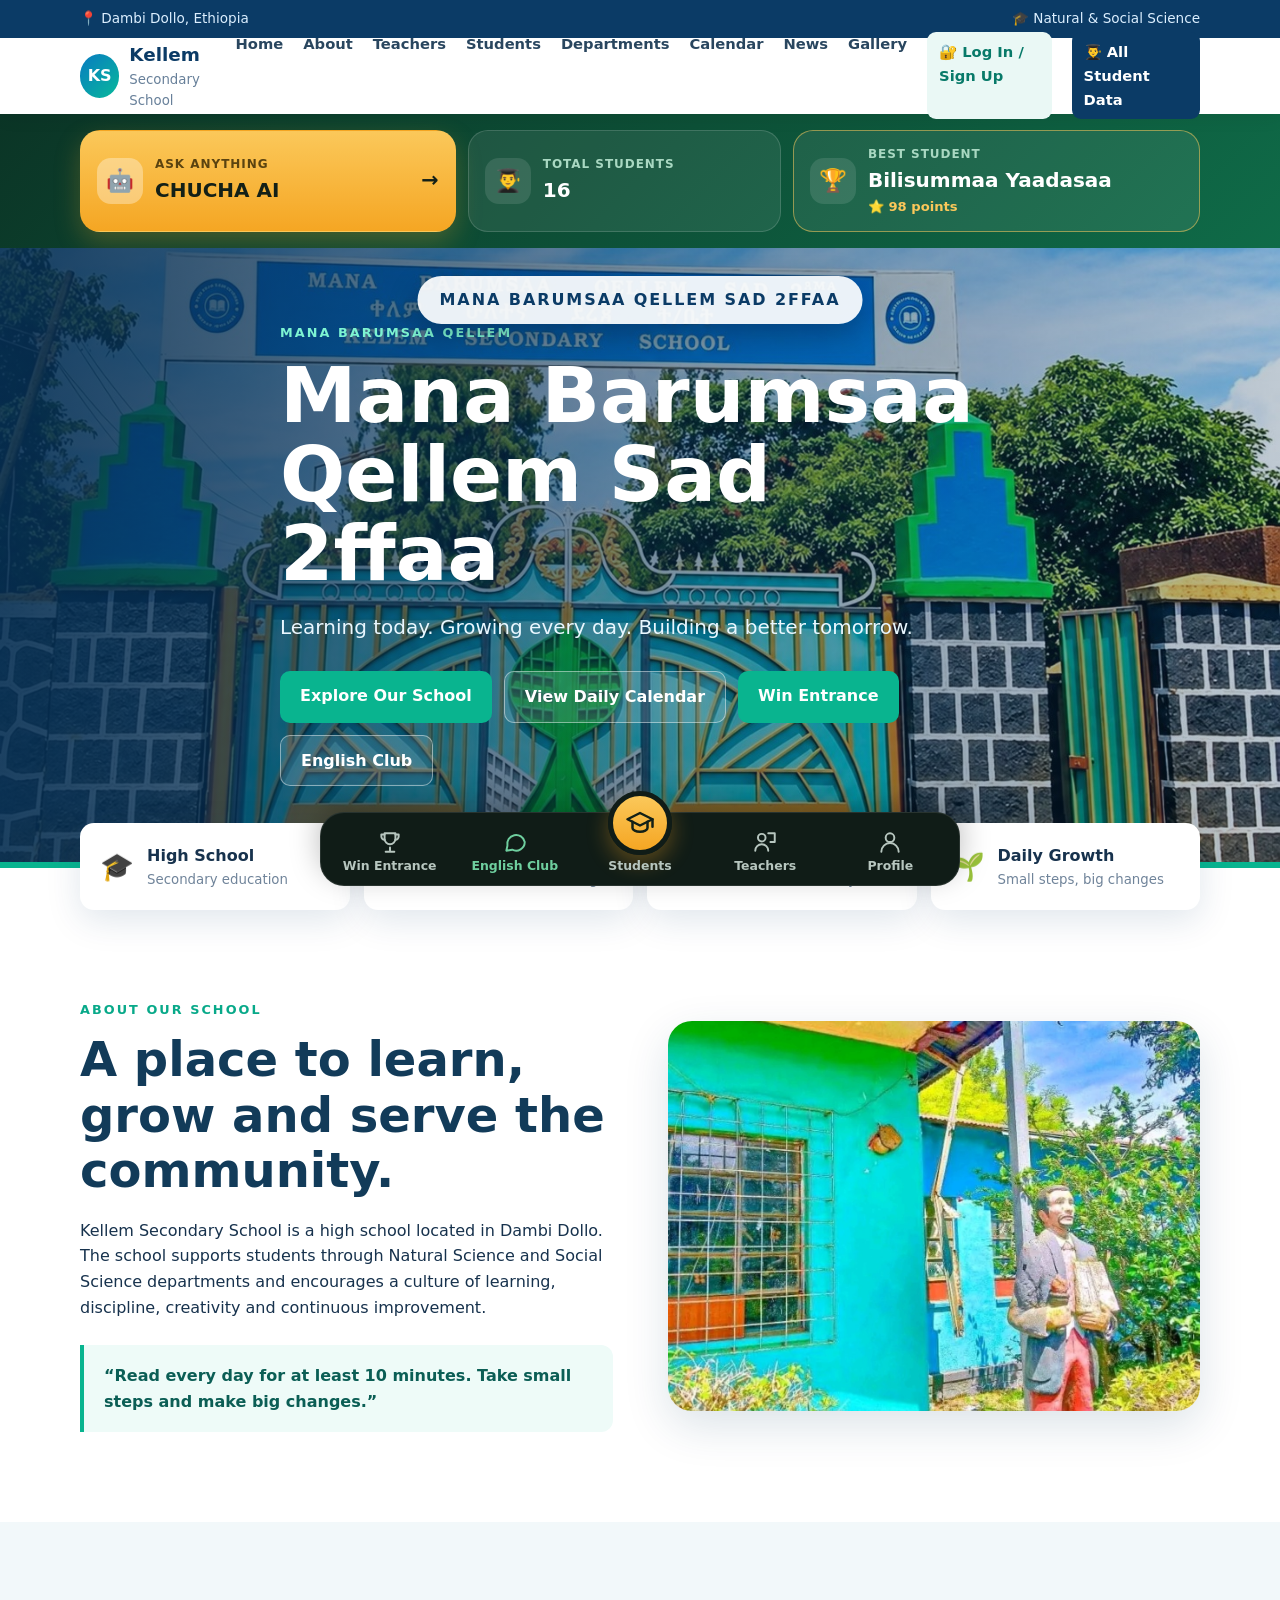
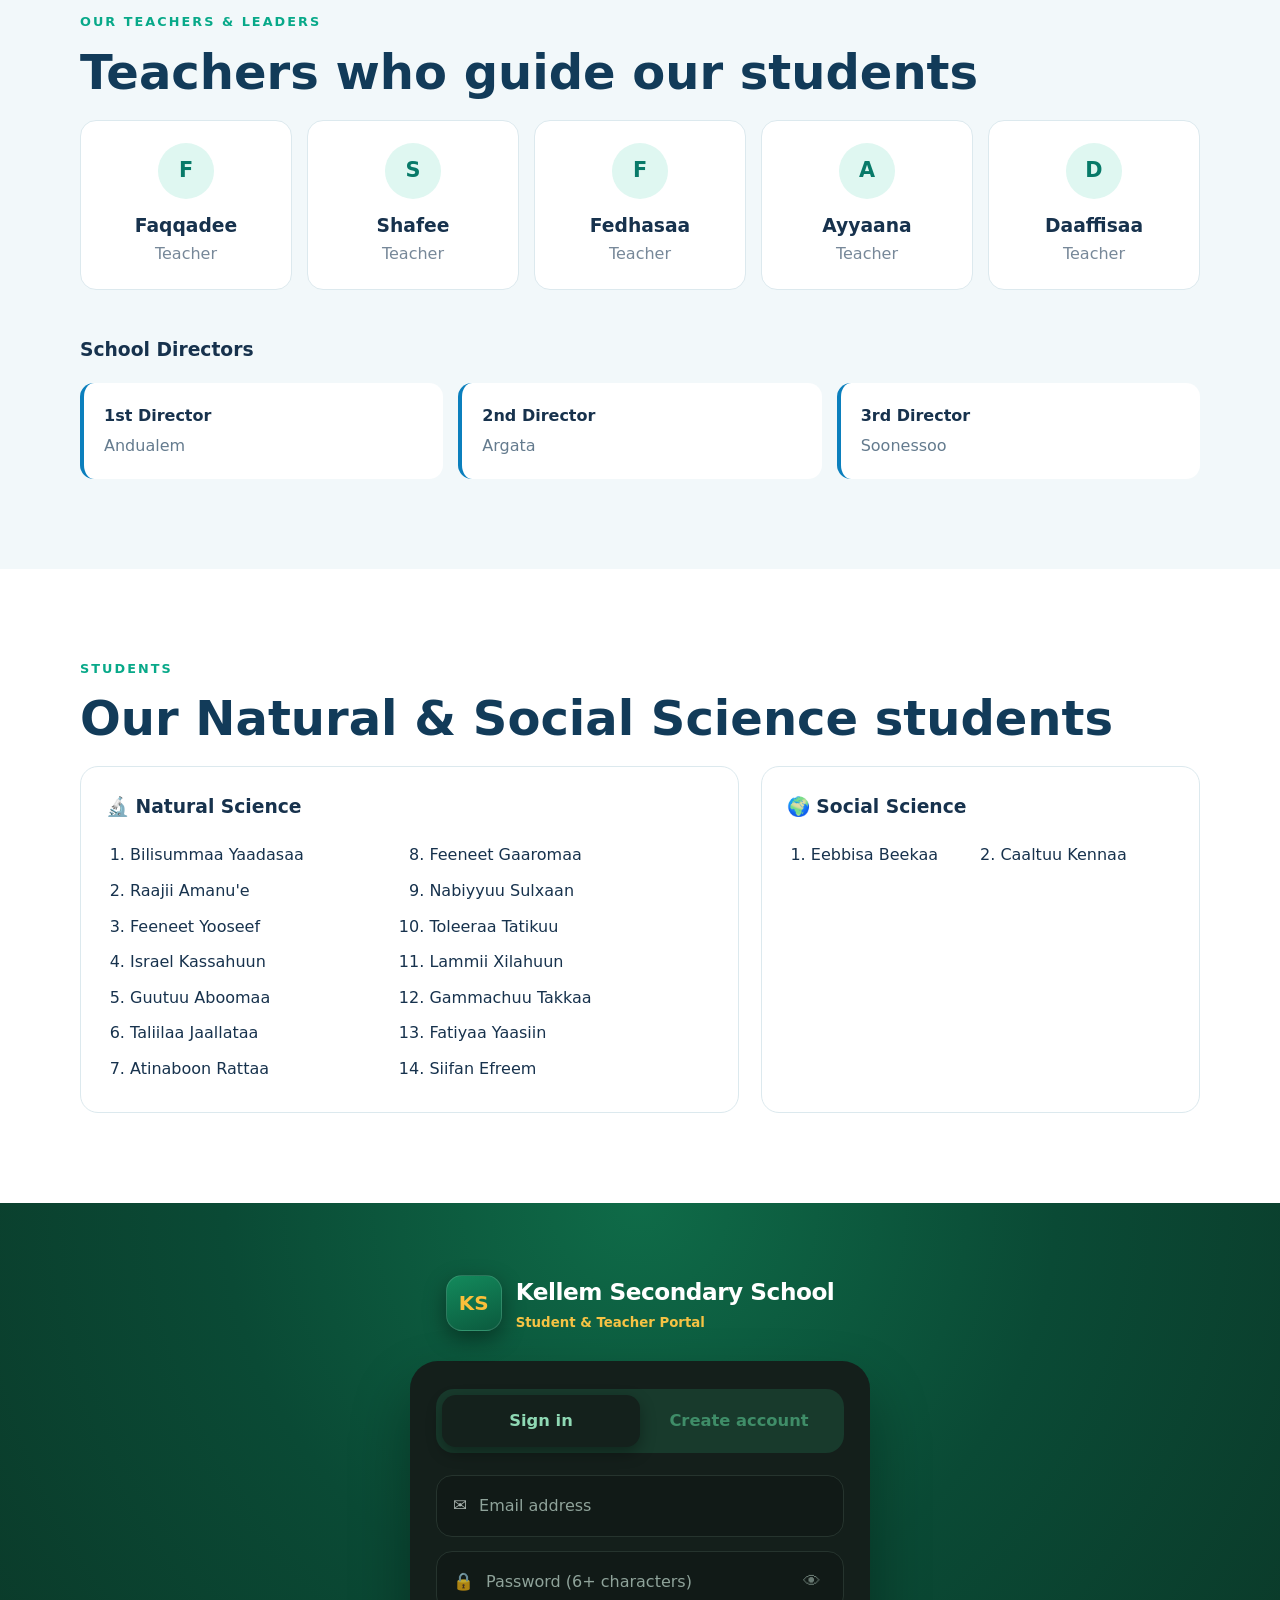
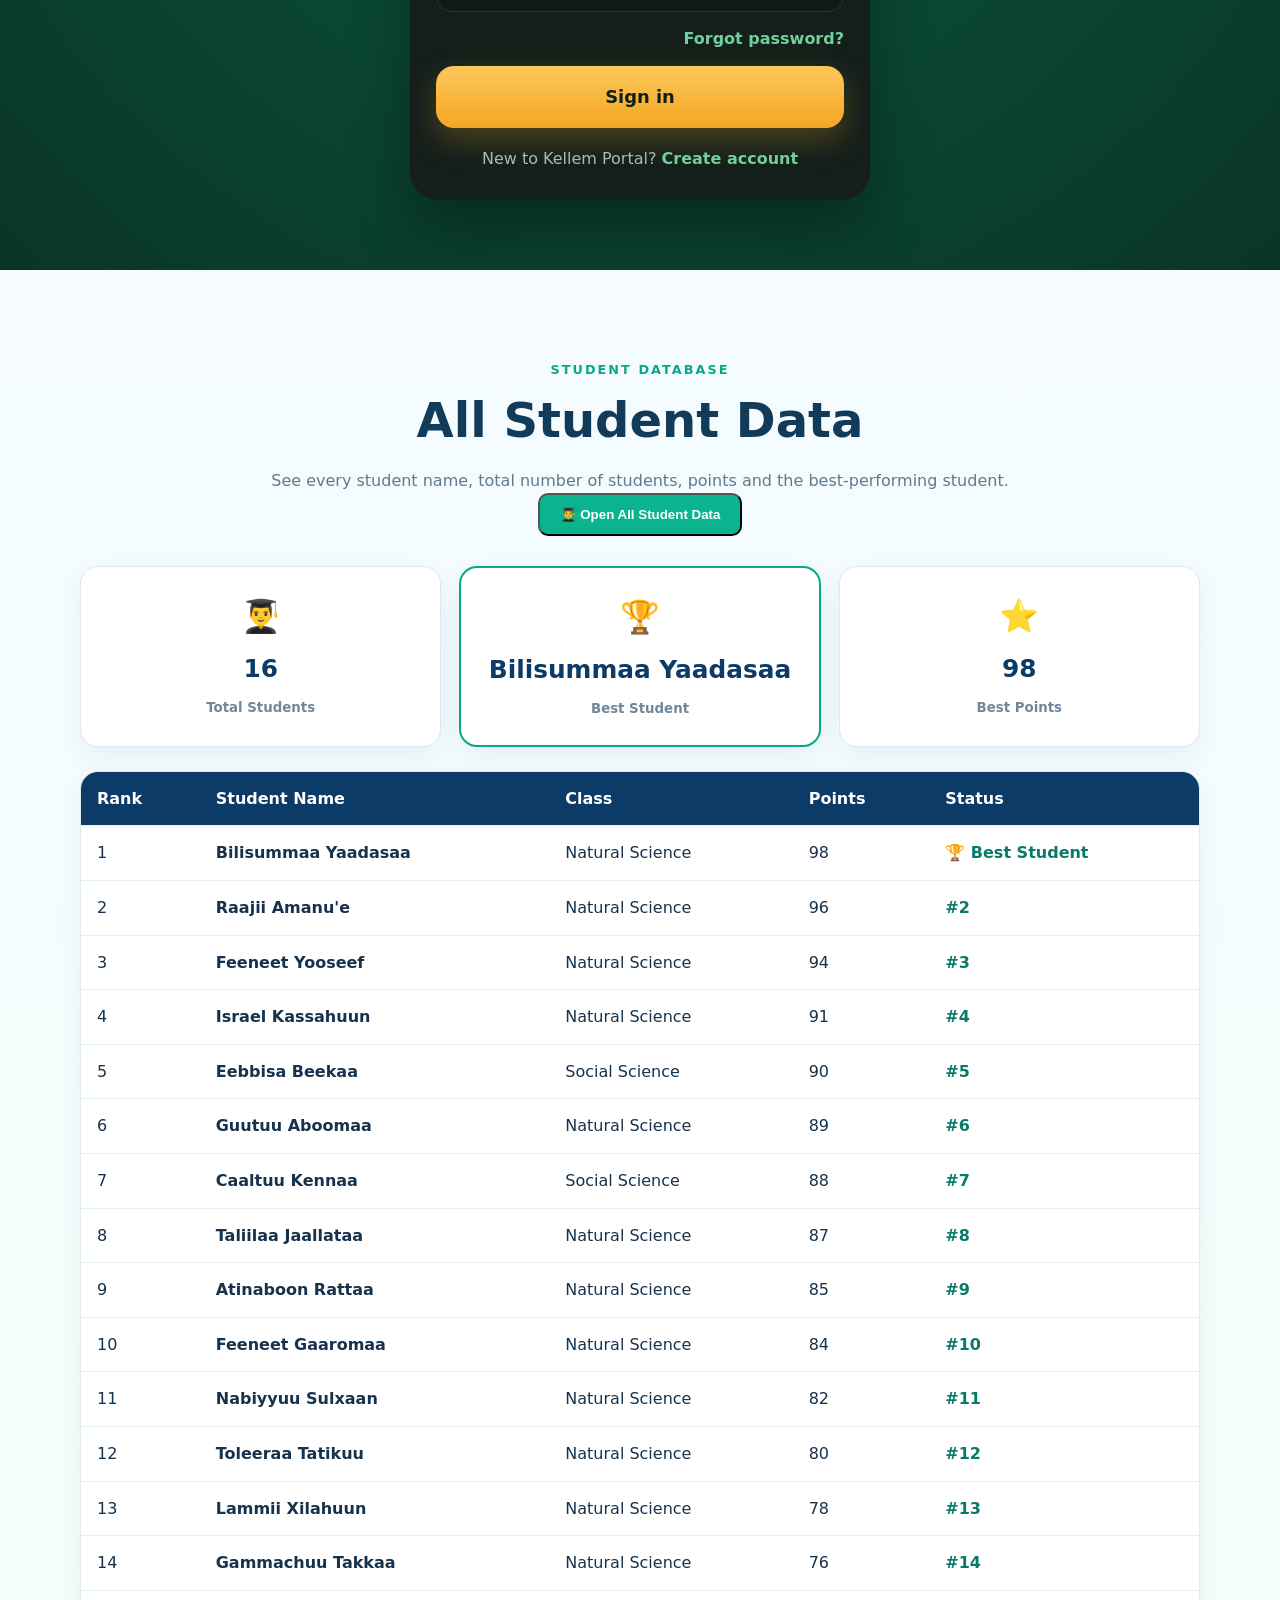
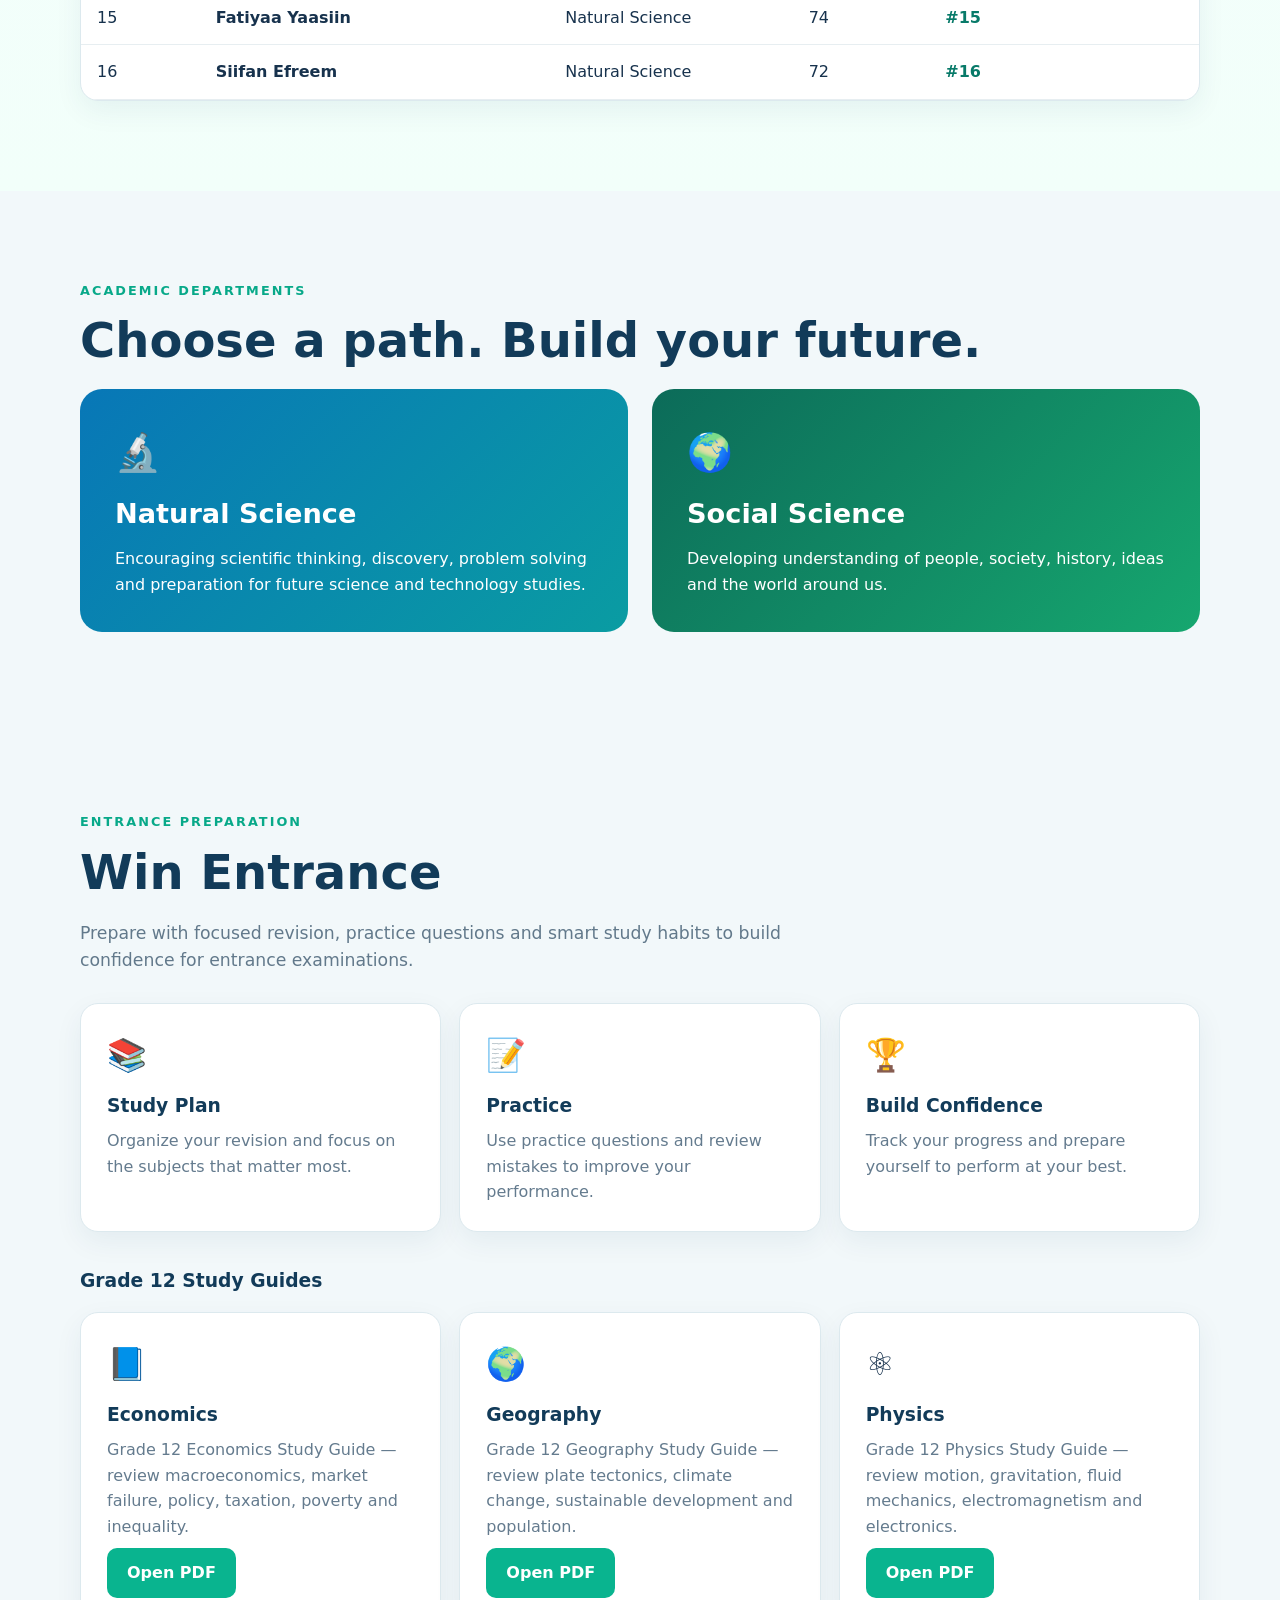
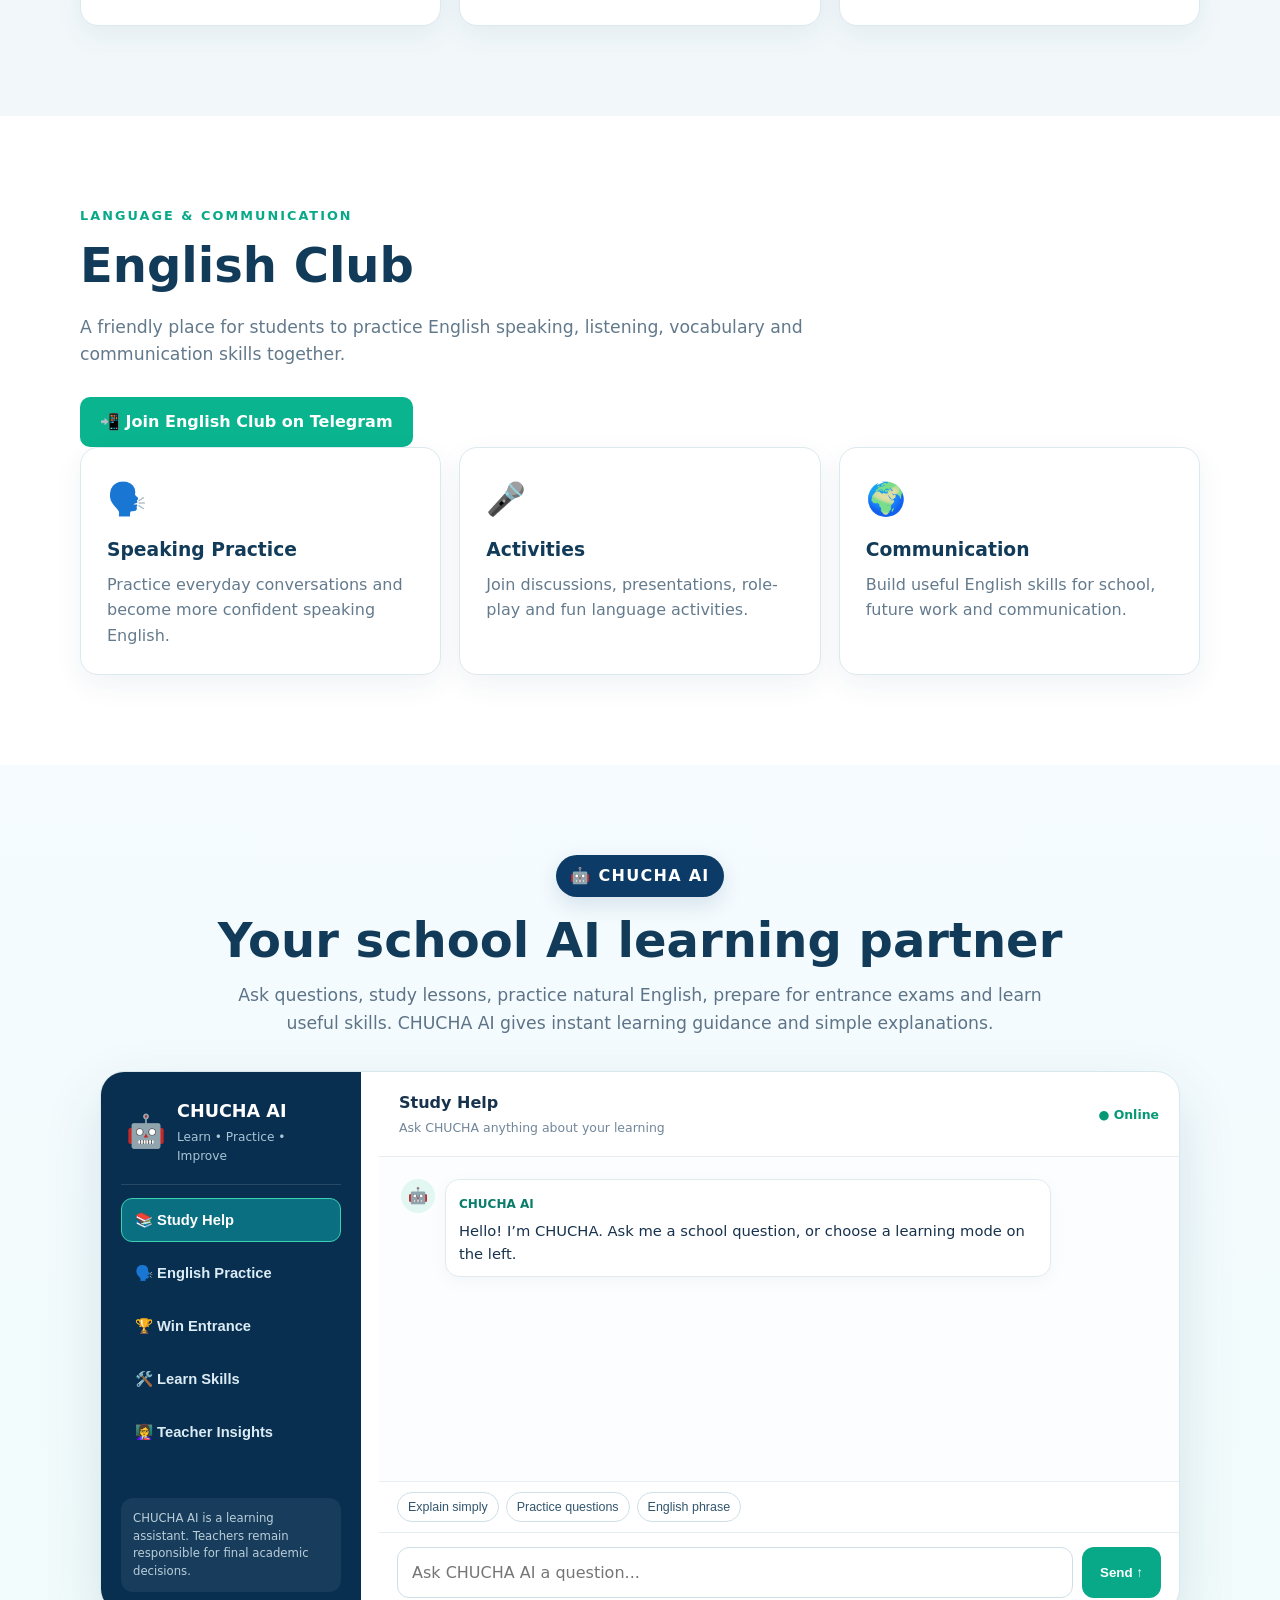
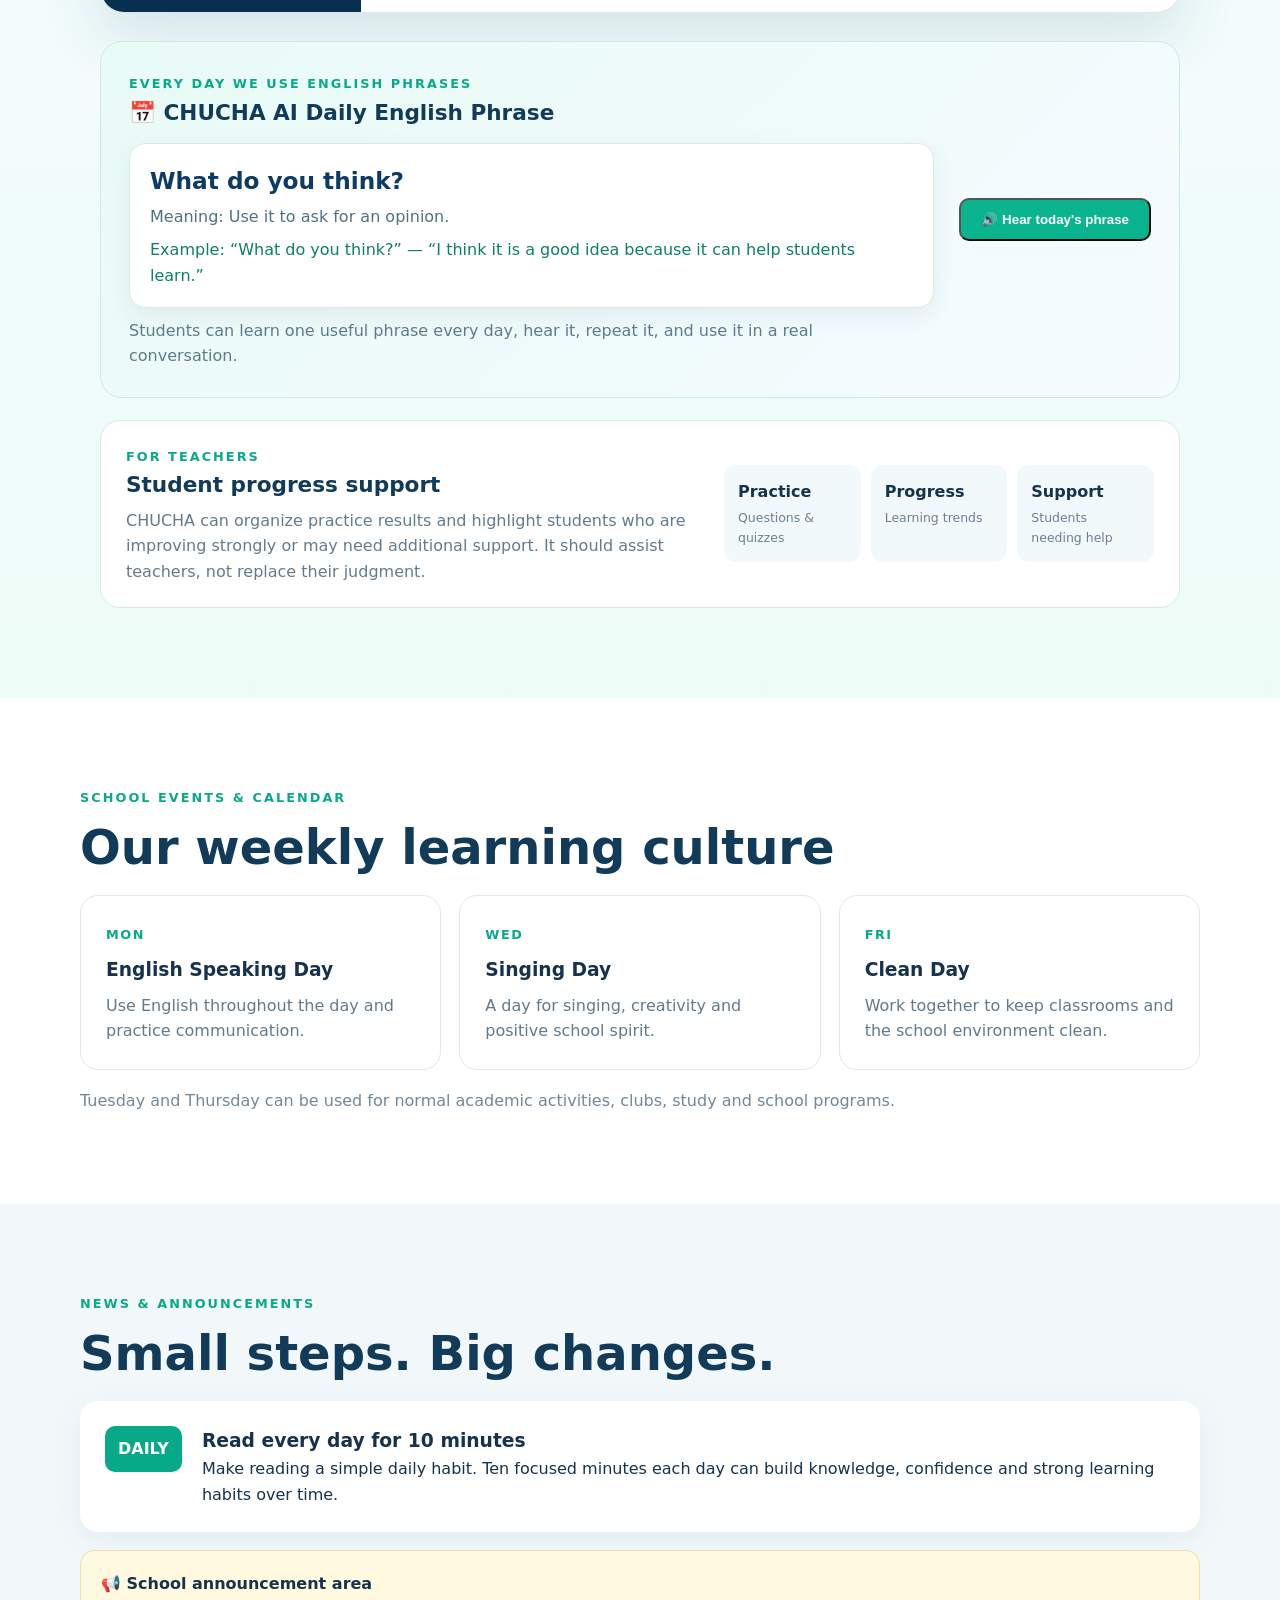
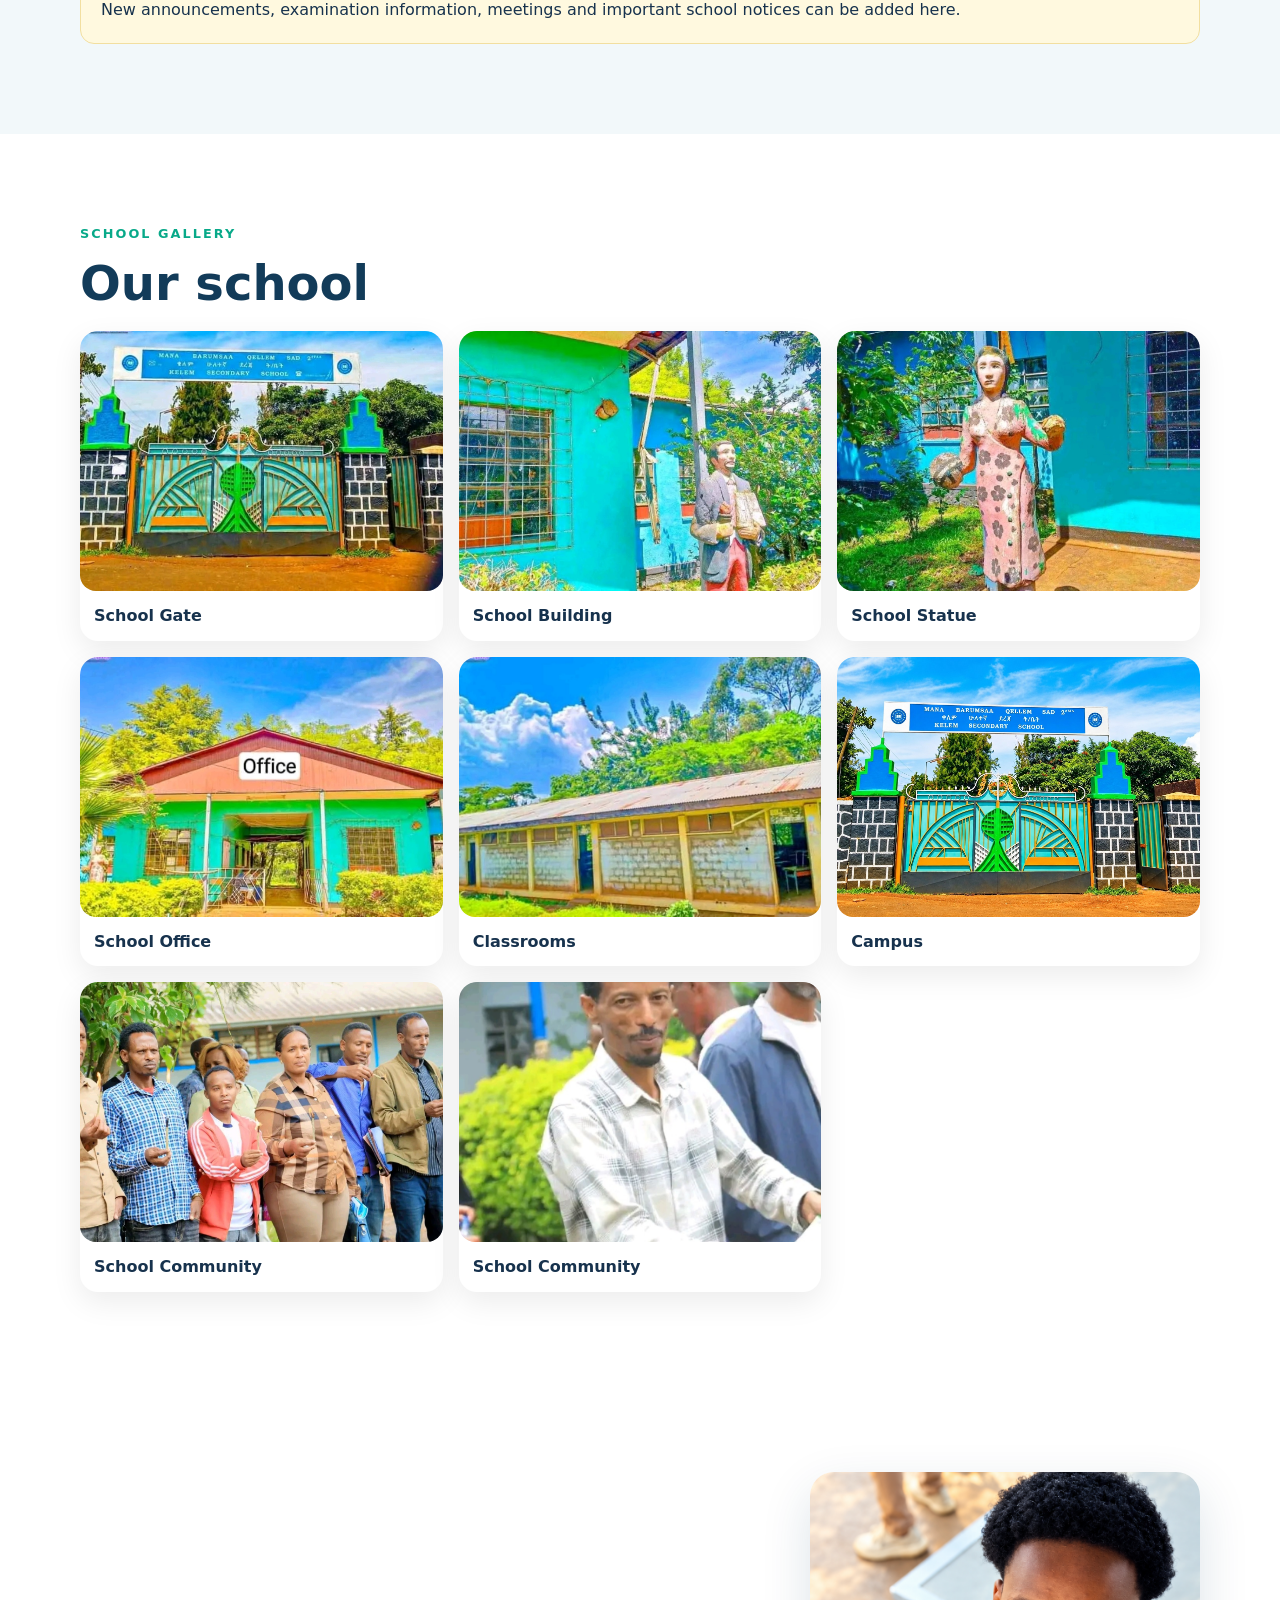
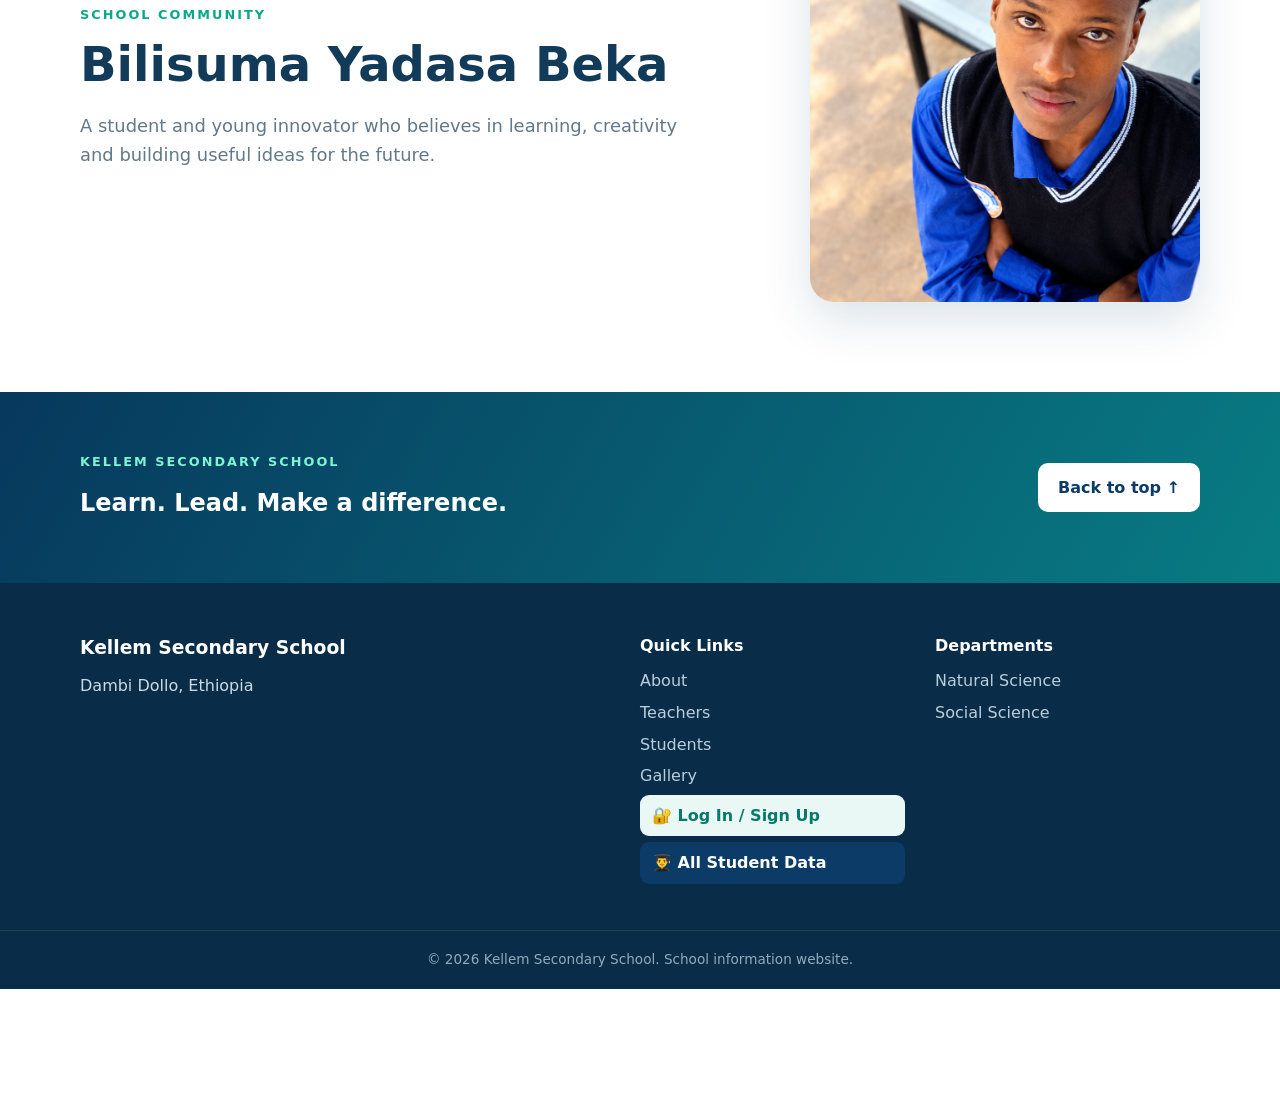
<file: index.html>
<!DOCTYPE html>
<html lang="en">
<head>
  <meta charset="UTF-8">
  <meta name="viewport" content="width=device-width, initial-scale=1.0, viewport-fit=cover">
  <meta name="theme-color" content="#082f50">
  <meta name="mobile-web-app-capable" content="yes">
  <meta name="apple-mobile-web-app-capable" content="yes">
  <meta name="apple-mobile-web-app-status-bar-style" content="black-translucent">
  <meta name="apple-mobile-web-app-title" content="Kellem School">
  <link rel="manifest" href="manifest.webmanifest">
  <link rel="icon" type="image/png" sizes="192x192" href="assets/app-icon-192.png">
  <link rel="apple-touch-icon" href="assets/app-icon-192.png">
  <title>Kellem Secondary School | CHUCHA AI</title>
  <meta name="description" content="Kellem Secondary School V3 information website for Kellem Secondary School in Dambi Dollo, Ethiopia.">
  <link rel="stylesheet" href="styles.css">
</head>
<body>
<header class="site-header">
  <div class="topbar">
    <div class="container topbar-inner">
      <span>📍 Dambi Dollo, Ethiopia</span>
      <span>🎓 Natural & Social Science</span>
    </div>
  </div>
  <nav class="nav container">
    <a class="brand" href="#home">
      <span class="brand-mark">KS</span>
      <span><strong>Kellem</strong><small>Secondary School</small></span>
    </a>
    <button class="menu-btn" aria-label="Open menu">☰</button>
    <div class="nav-links">
      <a href="#home">Home</a>
      <a href="#about">About</a>
      <a href="#teachers">Teachers</a>
      <a href="#students">Students</a>
      <a href="#departments">Departments</a>
      <a href="#events">Calendar</a>
      <a href="#news">News</a>
      <a href="#gallery">Gallery</a>
      <a class="nav-auth" href="#student-login">🔐 Log In / Sign Up</a>
      <a class="nav-students" href="#student-data">👨‍🎓 All Student Data</a>
    </div>
  </nav>
</header>

<main id="home">
  <section class="top-dash" aria-label="School dashboard">
    <div class="container top-dash-grid">
      <a class="dash-card dash-ai" href="#chucha-ai">
        <span class="dash-icon">🤖</span>
        <div><small>Ask anything</small><strong>CHUCHA AI</strong></div>
        <span class="dash-go">→</span>
      </a>
      <a class="dash-card" href="#student-data">
        <span class="dash-icon">👨‍🎓</span>
        <div><small>Total students</small><strong id="dash-total">0</strong></div>
      </a>
      <a class="dash-card dash-best" href="#student-data">
        <span class="dash-icon">🏆</span>
        <div><small>Best student</small><strong id="dash-best">—</strong><em id="dash-best-points"></em></div>
      </a>
    </div>
  </section>
  <section class="hero">
    <div class="hero-overlay"></div>
    <div class="school-photo-label">MANA BARUMSAA QELLEM SAD 2FFAA</div>
    <div class="container hero-content">
      <div class="eyebrow">MANA BARUMSAA QELLEM</div>
      <h1>Mana Barumsaa Qellem Sad 2ffaa</h1>
      <p>Learning today. Growing every day. Building a better tomorrow.</p>
      <div class="hero-actions">
        <a class="btn primary" href="#about">Explore Our School</a>
        <a class="btn glass" href="#calendar">View Daily Calendar</a>
        <a class="btn primary" href="#win-entrance">Win Entrance</a>
        <a class="btn glass" href="https://t.me/kellemenglishclub" target="_blank" rel="noopener noreferrer">English Club</a>
      </div>
    </div>
  </section>

  <section class="quick container">
    <div class="quick-card"><span>🎓</span><div><b>High School</b><small>Secondary education</small></div></div>
    <div class="quick-card"><span>🔬</span><div><b>Natural Science</b><small>Science-focused learning</small></div></div>
    <div class="quick-card"><span>📚</span><div><b>Social Science</b><small>Humanities & society</small></div></div>
    <div class="quick-card"><span>🌱</span><div><b>Daily Growth</b><small>Small steps, big changes</small></div></div>
  </section>

  <section id="about" class="section">
    <div class="container two-col">
      <div>
        <div class="section-kicker">ABOUT OUR SCHOOL</div>
        <h2>A place to learn, grow and serve the community.</h2>
        <p>Kellem Secondary School is a high school located in Dambi Dollo. The school supports students through Natural Science and Social Science departments and encourages a culture of learning, discipline, creativity and continuous improvement.</p>
        <div class="quote">“Read every day for at least 10 minutes. Take small steps and make big changes.”</div>
      </div>
      <img class="rounded-img" src="assets/school-office.jpg" alt="Kellem Secondary School office">
    </div>
  </section>

  <section id="teachers" class="section alt">
    <div class="container">
      <div class="section-kicker">OUR TEACHERS & LEADERS</div>
      <h2>Teachers who guide our students</h2>
      <div class="cards">
        <div class="person-card"><div class="avatar">F</div><h3>Faqqadee</h3><p>Teacher</p></div>
        <div class="person-card"><div class="avatar">S</div><h3>Shafee</h3><p>Teacher</p></div>
        <div class="person-card"><div class="avatar">F</div><h3>Fedhasaa</h3><p>Teacher</p></div>
        <div class="person-card"><div class="avatar">A</div><h3>Ayyaana</h3><p>Teacher</p></div>
        <div class="person-card"><div class="avatar">D</div><h3>Daaffisaa</h3><p>Teacher</p></div>
      </div>
      <h3 class="subheading">School Directors</h3>
      <div class="timeline">
        <div><b>1st Director</b><span>Andualem</span></div>
        <div><b>2nd Director</b><span>Argata</span></div>
        <div><b>3rd Director</b><span>Soonessoo</span></div>
      </div>
    </div>
  </section>

  <section id="students" class="section">
    <div class="container">
      <div class="section-kicker">STUDENTS</div>
      <h2>Our Natural & Social Science students</h2>
      <div class="student-columns">
        <div class="student-panel">
          <h3>🔬 Natural Science</h3>
          <ol>
            <li>Bilisummaa Yaadasaa</li><li>Raajii Amanu'e</li><li>Feeneet Yooseef</li>
            <li>Israel Kassahuun</li><li>Guutuu Aboomaa</li><li>Taliilaa Jaallataa</li>
            <li>Atinaboon Rattaa</li><li>Feeneet Gaaromaa</li><li>Nabiyyuu Sulxaan</li>
            <li>Toleeraa Tatikuu</li><li>Lammii Xilahuun</li><li>Gammachuu Takkaa</li>
            <li>Fatiyaa Yaasiin</li><li>Siifan Efreem</li>
          </ol>
        </div>
        <div class="student-panel">
          <h3>🌍 Social Science</h3>
          <ol>
            <li>Eebbisa Beekaa</li>
            <li>Caaltuu Kennaa</li>
          </ol>
        </div>
      </div>
    </div>
  </section>

  <section id="student-login" class="section account-section">
    <div class="account-wrap">
      <div class="account-brand">
        <span class="account-logo">KS</span>
        <div><strong>Kellem Secondary School</strong><small>Student &amp; Teacher Portal</small></div>
      </div>

      <div class="account-card" id="account-card">
        <div class="account-tabs" role="tablist">
          <button type="button" class="account-tab active" data-auth-tab="signin" role="tab">Sign in</button>
          <button type="button" class="account-tab" data-auth-tab="signup" role="tab">Create account</button>
        </div>

        <form id="auth-form" class="account-form" novalidate>
          <div class="role-pick" data-signup-only hidden>
            <label class="role-option"><input type="radio" name="role" value="student" checked><span class="role-icon">🎓</span><b>I'm a student</b><small>Learn &amp; track points</small></label>
            <label class="role-option"><input type="radio" name="role" value="teacher"><span class="role-icon">👩‍🏫</span><b>I'm a teacher</b><small>Guide &amp; support</small></label>
          </div>
          <label class="account-field" data-signup-only hidden><span class="field-icon">👤</span><input id="auth-name" autocomplete="name" placeholder="Full name"></label>
          <label class="account-field" data-signup-only hidden><span class="field-icon">🏫</span><input id="auth-class" placeholder="Class / Grade (e.g. Grade 12)"></label>
          <label class="account-field" data-auth-email><span class="field-icon">✉️</span><input id="auth-email" type="email" autocomplete="email" required placeholder="Email address"></label>
          <label class="account-field" data-auth-password><span class="field-icon">🔒</span><input id="auth-password" type="password" autocomplete="current-password" required minlength="6" placeholder="Password (6+ characters)"><button type="button" class="eye-btn" id="toggle-password" aria-label="Show password">👁</button></label>
          <div class="forgot-row" data-signin-only><button type="button" class="link-btn" id="forgot-btn">Forgot password?</button></div>
          <div class="account-alert" id="auth-alert" role="alert" hidden></div>
          <button class="account-submit" id="auth-submit" type="submit">Sign in</button>
          <p class="account-switch" id="auth-switch">New to Kellem Portal? <button type="button" class="link-btn" data-auth-tab="signup">Create account</button></p>
        </form>

        <div class="account-signed-in" id="account-signed-in" hidden>
          <div class="account-avatar" id="account-avatar">K</div>
          <h3 id="account-welcome">Welcome!</h3>
          <p id="account-details"></p>
          <button type="button" class="account-submit" id="signout-btn">Sign out</button>
        </div>
      </div>
    </div>
  </section>

  <section id="student-data" class="section alt student-data-section">
    <div class="container">
      <div class="student-access-head">
        <div class="section-kicker">STUDENT DATABASE</div>
        <h2>All Student Data</h2>
        <p>See every student name, total number of students, points and the best-performing student.</p>
        <button class="btn primary" id="open-student-data" type="button">👨‍🎓 Open All Student Data</button>
      </div>
      <div class="student-stats">
        <div class="stat-card"><span>👨‍🎓</span><strong id="total-students">0</strong><small>Total Students</small></div>
        <div class="stat-card best"><span>🏆</span><strong id="best-student">No students yet</strong><small>Best Student</small></div>
        <div class="stat-card"><span>⭐</span><strong id="best-points">0</strong><small>Best Points</small></div>
      </div>
      <div class="student-table-wrap">
        <table class="student-table">
          <thead><tr><th>Rank</th><th>Student Name</th><th>Class</th><th>Points</th><th>Status</th></tr></thead>
          <tbody id="student-list"></tbody>
        </table>
      </div>
    </div>
  </section>

  <div class="student-modal" id="student-modal" aria-hidden="true">
    <div class="student-modal-backdrop" data-close-student-modal></div>
    <div class="student-modal-card" role="dialog" aria-modal="true" aria-labelledby="student-modal-title">
      <button class="modal-close" id="close-student-modal" type="button" aria-label="Close">×</button>
      <div class="section-kicker">ALL STUDENTS</div>
      <h2 id="student-modal-title">Student Names</h2>
      <p>Select a student name to see their class, points and rank.</p>
      <div class="student-name-buttons" id="student-name-buttons"></div>
      <div class="selected-student" id="selected-student">Choose a student above.</div>
    </div>
  </div>

  <section id="departments" class="section alt">
    <div class="container">
      <div class="section-kicker">ACADEMIC DEPARTMENTS</div>
      <h2>Choose a path. Build your future.</h2>
      <div class="department-grid">
        <article class="department natural"><span>🔬</span><h3>Natural Science</h3><p>Encouraging scientific thinking, discovery, problem solving and preparation for future science and technology studies.</p></article>
        <article class="department social"><span>🌍</span><h3>Social Science</h3><p>Developing understanding of people, society, history, ideas and the world around us.</p></article>
      </div>
    </div>
  </section>

  <section id="win-entrance" class="section alt special-program-section">
    <div class="container">
      <div class="section-kicker">ENTRANCE PREPARATION</div>
      <h2>Win Entrance</h2>
      <p class="program-intro">Prepare with focused revision, practice questions and smart study habits to build confidence for entrance examinations.</p>
      <div class="program-grid">
        <article class="program-card"><span>📚</span><h3>Study Plan</h3><p>Organize your revision and focus on the subjects that matter most.</p></article>
        <article class="program-card"><span>📝</span><h3>Practice</h3><p>Use practice questions and review mistakes to improve your performance.</p></article>
        <article class="program-card"><span>🏆</span><h3>Build Confidence</h3><p>Track your progress and prepare yourself to perform at your best.</p></article>
      </div>
      <h3 class="study-guides-heading">Grade 12 Study Guides</h3>
      <div class="program-grid study-guide-grid">
        <article class="program-card study-guide-card"><span>📘</span><h3>Economics</h3><p>Grade 12 Economics Study Guide — review macroeconomics, market failure, policy, taxation, poverty and inequality.</p><a class="btn primary" href="assets/grade-12-economics-study-guide.pdf" target="_blank" rel="noopener">Open PDF</a> <a class="btn glass" href="assets/grade-12-economics-study-guide.pdf" download>Download</a></article>
        <article class="program-card study-guide-card"><span>🌍</span><h3>Geography</h3><p>Grade 12 Geography Study Guide — review plate tectonics, climate change, sustainable development and population.</p><a class="btn primary" href="assets/grade-12-geography-study-guide.pdf" target="_blank" rel="noopener">Open PDF</a> <a class="btn glass" href="assets/grade-12-geography-study-guide.pdf" download>Download</a></article>
        <article class="program-card study-guide-card"><span>⚛️</span><h3>Physics</h3><p>Grade 12 Physics Study Guide — review motion, gravitation, fluid mechanics, electromagnetism and electronics.</p><a class="btn primary" href="assets/grade-12-physics-study-guide.pdf" target="_blank" rel="noopener">Open PDF</a> <a class="btn glass" href="assets/grade-12-physics-study-guide.pdf" download>Download</a></article>
      </div>
    </div>
  </section>

  <section id="english-club" class="section special-program-section">
    <div class="container">
      <div class="section-kicker">LANGUAGE & COMMUNICATION</div>
      <h2>English Club</h2>
      <p class="program-intro">A friendly place for students to practice English speaking, listening, vocabulary and communication skills together.</p>
      <a class="btn primary" href="https://t.me/kellemenglishclub" target="_blank" rel="noopener noreferrer">📲 Join English Club on Telegram</a>
      <div class="program-grid">
        <article class="program-card"><span>🗣️</span><h3>Speaking Practice</h3><p>Practice everyday conversations and become more confident speaking English.</p></article>
        <article class="program-card"><span>🎤</span><h3>Activities</h3><p>Join discussions, presentations, role-play and fun language activities.</p></article>
        <article class="program-card"><span>🌍</span><h3>Communication</h3><p>Build useful English skills for school, future work and communication.</p></article>
      </div>
    </div>
  </section>

  <section id="chucha-ai" class="section chucha-section">
    <div class="container">
      <div class="chucha-hero">
        <div class="chucha-badge">🤖 CHUCHA AI</div>
        <h2>Your school AI learning partner</h2>
        <p>Ask questions, study lessons, practice natural English, prepare for entrance exams and learn useful skills. CHUCHA AI gives instant learning guidance and simple explanations.</p>
      </div>

      <div class="chucha-app">
        <aside class="chucha-sidebar">
          <div class="ai-brand"><span>🤖</span><div><strong>CHUCHA AI</strong><small>Learn • Practice • Improve</small></div></div>
          <button class="topic-btn active" data-topic="study">📚 Study Help</button>
          <button class="topic-btn" data-topic="english">🗣️ English Practice</button>
          <button class="topic-btn" data-topic="entrance">🏆 Win Entrance</button>
          <button class="topic-btn" data-topic="skills">🛠️ Learn Skills</button>
          <button class="topic-btn" data-topic="teacher">👩‍🏫 Teacher Insights</button>
          <div class="ai-disclaimer">CHUCHA AI is a learning assistant. Teachers remain responsible for final academic decisions.</div>
        </aside>

        <div class="chucha-chat">
          <div class="chat-head"><div><b id="chat-title">Study Help</b><span>Ask CHUCHA anything about your learning</span></div><span class="online-dot">● Online</span></div>
          <div id="chat-messages" class="chat-messages" aria-live="polite">
            <div class="message ai"><div class="msg-avatar">🤖</div><div><b>CHUCHA AI</b><p>Hello! I’m CHUCHA. Ask me a school question, or choose a learning mode on the left.</p></div></div>
          </div>
          <div class="quick-prompts">
            <button data-prompt="Explain this lesson in simple words.">Explain simply</button>
            <button data-prompt="Give me 5 practice questions.">Practice questions</button>
            <button data-prompt="Teach me one useful English phrase.">English phrase</button>
          </div>
          <form id="chucha-form" class="chat-form">
            <input id="chucha-input" autocomplete="off" placeholder="Ask CHUCHA AI a question..." aria-label="Ask CHUCHA AI">
            <button type="submit">Send ↑</button>
          </form>
        </div>
      </div>

      <div class="english-practice">
        <div class="phrase-day">
          <span class="section-kicker">EVERY DAY WE USE ENGLISH PHRASES</span>
          <h3>📅 CHUCHA AI Daily English Phrase</h3>
          <div class="daily-phrase" id="daily-phrase">
            <strong id="phrase-text">How’s your day going?</strong>
            <span id="phrase-meaning">Meaning: asking someone how their day is.</span>
            <em id="phrase-example">Example: “How’s your day going?” — “It’s going well, thank you!”</em>
          </div>
          <p>Students can learn one useful phrase every day, hear it, repeat it, and use it in a real conversation.</p>
        </div>
        <button id="speak-btn" class="btn primary" type="button">🔊 Hear today's phrase</button>
      </div>

      <div class="teacher-insight">
        <div><span class="section-kicker">FOR TEACHERS</span><h3>Student progress support</h3><p>CHUCHA can organize practice results and highlight students who are improving strongly or may need additional support. It should assist teachers, not replace their judgment.</p></div>
        <div class="insight-stats"><div><b>Practice</b><span>Questions & quizzes</span></div><div><b>Progress</b><span>Learning trends</span></div><div><b>Support</b><span>Students needing help</span></div></div>
      </div>
    </div>
  </section>

  <section id="calendar" class="section">
    <div class="container">
      <div class="section-kicker">SCHOOL EVENTS & CALENDAR</div>
      <h2>Our weekly learning culture</h2>
      <div class="calendar-grid">
        <div class="day-card"><span>MON</span><h3>English Speaking Day</h3><p>Use English throughout the day and practice communication.</p></div>
        <div class="day-card"><span>WED</span><h3>Singing Day</h3><p>A day for singing, creativity and positive school spirit.</p></div>
        <div class="day-card"><span>FRI</span><h3>Clean Day</h3><p>Work together to keep classrooms and the school environment clean.</p></div>
      </div>
      <p class="note">Tuesday and Thursday can be used for normal academic activities, clubs, study and school programs.</p>
    </div>
  </section>

  <section id="news" class="section alt">
    <div class="container">
      <div class="section-kicker">NEWS & ANNOUNCEMENTS</div>
      <h2>Small steps. Big changes.</h2>
      <div class="news-card">
        <div class="news-date">DAILY</div>
        <div><h3>Read every day for 10 minutes</h3><p>Make reading a simple daily habit. Ten focused minutes each day can build knowledge, confidence and strong learning habits over time.</p></div>
      </div>
      <div class="announcement"><strong>📢 School announcement area</strong><p>New announcements, examination information, meetings and important school notices can be added here.</p></div>
    </div>
  </section>

  <section id="gallery" class="section">
    <div class="container">
      <div class="section-kicker">SCHOOL GALLERY</div>
      <h2>Our school</h2>
      <div class="gallery">
        <figure><img src="assets/school-gate.jpg" alt="Kellem Secondary School gate"><figcaption>School Gate</figcaption></figure>
        <figure><img src="assets/school-office.jpg" alt="Kellem Secondary School building"><figcaption>School Building</figcaption></figure>
        <figure><img src="assets/school-statue.jpg" alt="School statue"><figcaption>School Statue</figcaption></figure>
        <figure><img src="assets/school-office-front.jpg" alt="Kellem Secondary School office"><figcaption>School Office</figcaption></figure>
        <figure><img src="assets/classrooms.jpg" alt="Kellem Secondary School classrooms"><figcaption>Classrooms</figcaption></figure>
        <figure><img src="assets/school-campus.jpg" alt="Kellem Secondary School campus"><figcaption>Campus</figcaption></figure>
        <figure><img src="assets/community-group.jpg" alt="School community"><figcaption>School Community</figcaption></figure>
        <figure><img src="assets/portrait-1.jpg" alt="School community member"><figcaption>School Community</figcaption></figure>
      </div>
    </div>
  </section>

  <section id="school-community" class="section profile-section">
    <div class="container profile-wrap">
      <div>
        <div class="section-kicker">SCHOOL COMMUNITY</div>
        <h2>Bilisuma Yadasa Beka</h2>
        <p class="profile-lead">A student and young innovator who believes in learning, creativity and building useful ideas for the future.</p>
      </div>
      <img class="bottom-profile-photo" src="assets/bilisuma-yadasa-beka.png" alt="Bilisuma Yadasa Beka">
    </div>
  </section>

  <section class="cta">
    <div class="container cta-inner">
      <div><div class="section-kicker light">KELLEM SECONDARY SCHOOL</div><h2>Learn. Lead. Make a difference.</h2></div>
      <a class="btn white" href="#home">Back to top ↑</a>
    </div>
  </section>
</main>

<footer>
  <div class="container footer-grid">
    <div><h3>Kellem Secondary School</h3><p>Dambi Dollo, Ethiopia</p></div>
    <div><h4>Quick Links</h4><a href="#about">About</a><a href="#teachers">Teachers</a><a href="#students">Students</a><a href="#gallery">Gallery</a>
      <a class="nav-auth" href="#student-login">🔐 Log In / Sign Up</a>
      <a class="nav-students" href="#student-data">👨‍🎓 All Student Data</a></div>
    <div><h4>Departments</h4><a href="#departments">Natural Science</a><a href="#departments">Social Science</a></div>
  </div>
  <div class="copyright">© <span id="year"></span> Kellem Secondary School. School information website.</div>
</footer>
<nav class="bottom-nav" aria-label="Quick navigation">
  <a href="#win-entrance" data-nav="win-entrance"><svg viewBox="0 0 24 24" aria-hidden="true"><path d="M8 21h8M12 17v4M7 4h10v5a5 5 0 0 1-10 0V4Z"/><path d="M17 5h3v2a3 3 0 0 1-3 3M7 5H4v2a3 3 0 0 0 3 3"/></svg><span>Win Entrance</span></a>
  <a href="#english-club" data-nav="english-club"><svg viewBox="0 0 24 24" aria-hidden="true"><path d="M21 12a8 8 0 0 1-11.6 7.1L4 20l1-4.6A8 8 0 1 1 21 12Z"/></svg><span>English Club</span></a>
  <a href="#students" data-nav="students" class="bottom-nav-center"><span class="center-bubble"><svg viewBox="0 0 24 24" aria-hidden="true"><path d="M2 9l10-5 10 5-10 5L2 9Z"/><path d="M6 11v5c0 1.7 2.7 3 6 3s6-1.3 6-3v-5M22 9v6"/></svg></span><span>Students</span></a>
  <a href="#teachers" data-nav="teachers"><svg viewBox="0 0 24 24" aria-hidden="true"><circle cx="9" cy="8" r="3.5"/><path d="M3 20c0-3.3 2.7-6 6-6s6 2.7 6 6M15 4h6v8h-4"/></svg><span>Teachers</span></a>
  <a href="#student-login" data-nav="student-login"><svg viewBox="0 0 24 24" aria-hidden="true"><circle cx="12" cy="8" r="4"/><path d="M4 21c0-4.4 3.6-8 8-8s8 3.6 8 8"/></svg><span>Profile</span></a>
</nav>
<button id="install-app" class="install-app-btn" type="button" hidden>＋ Install Kellem App</button>
<script src="script.js"></script>
<script type="module" src="auth.js"></script>
</body>
</html>
</file>
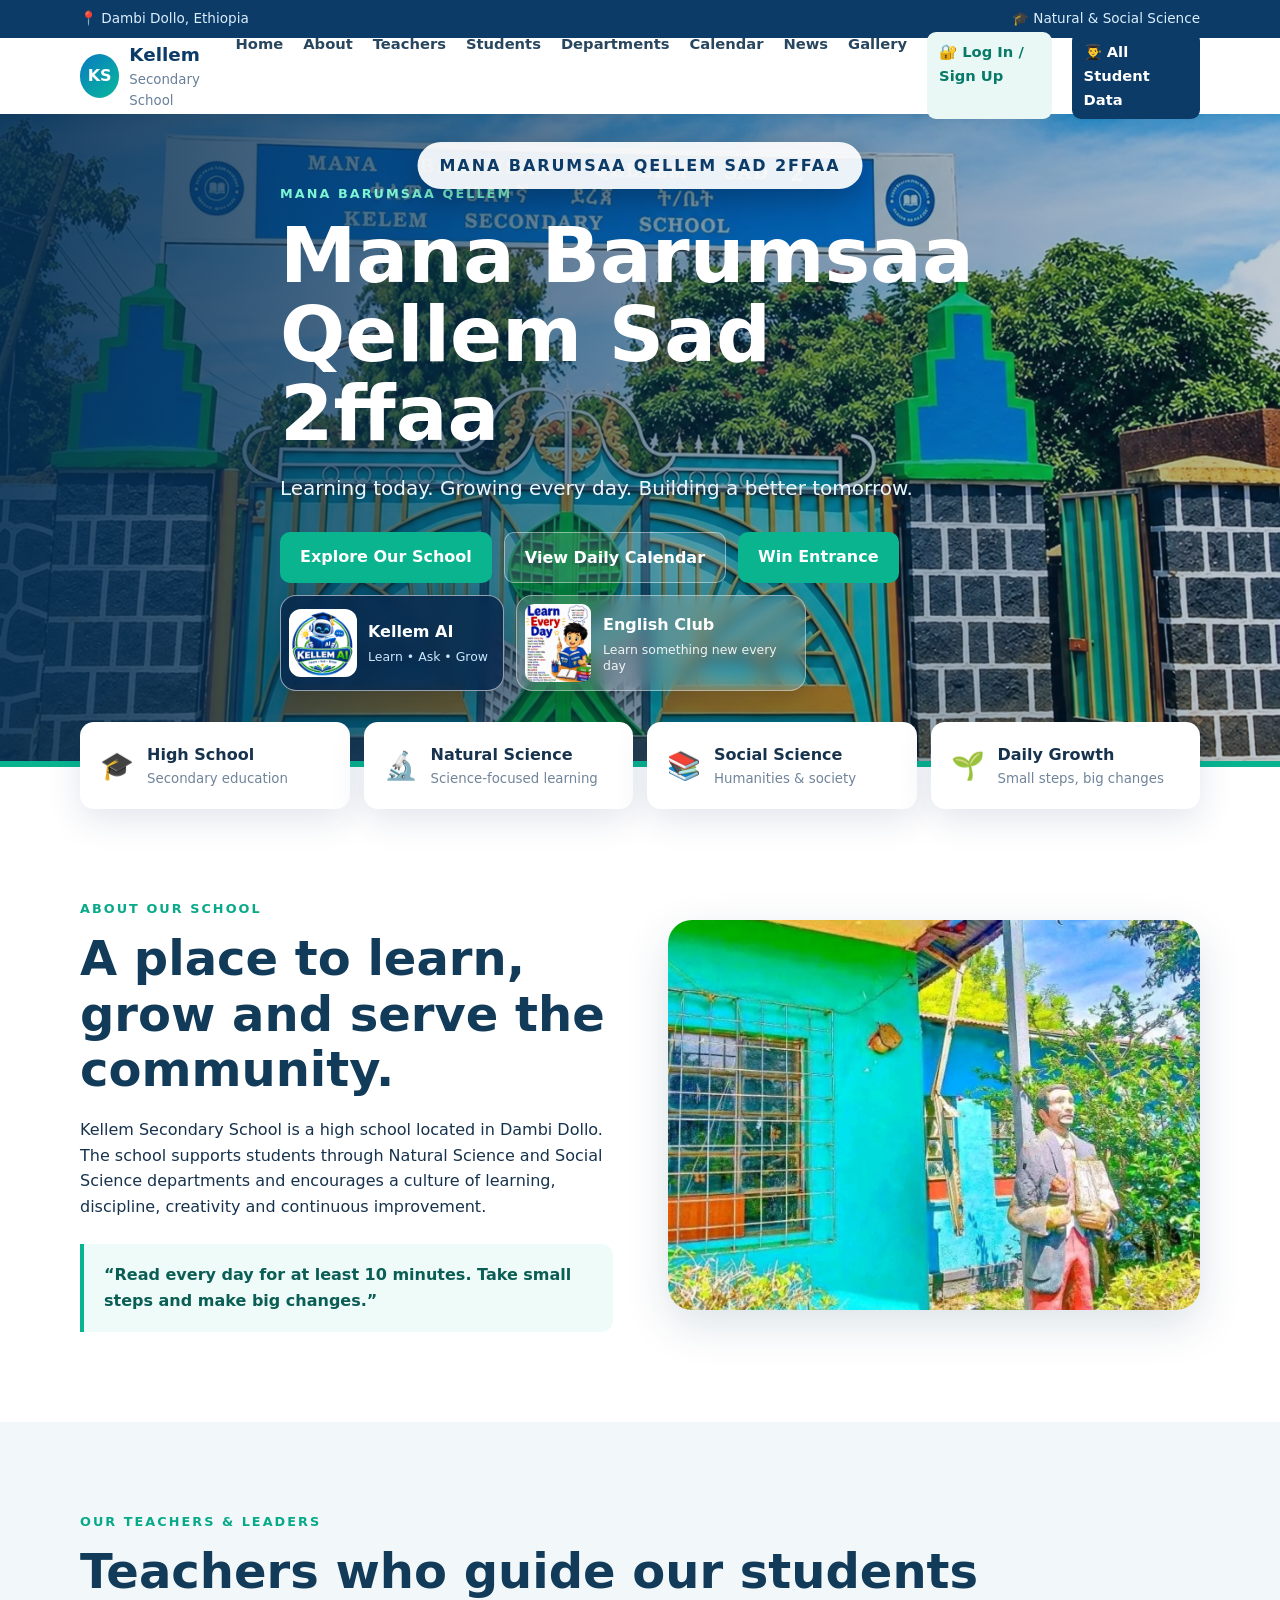
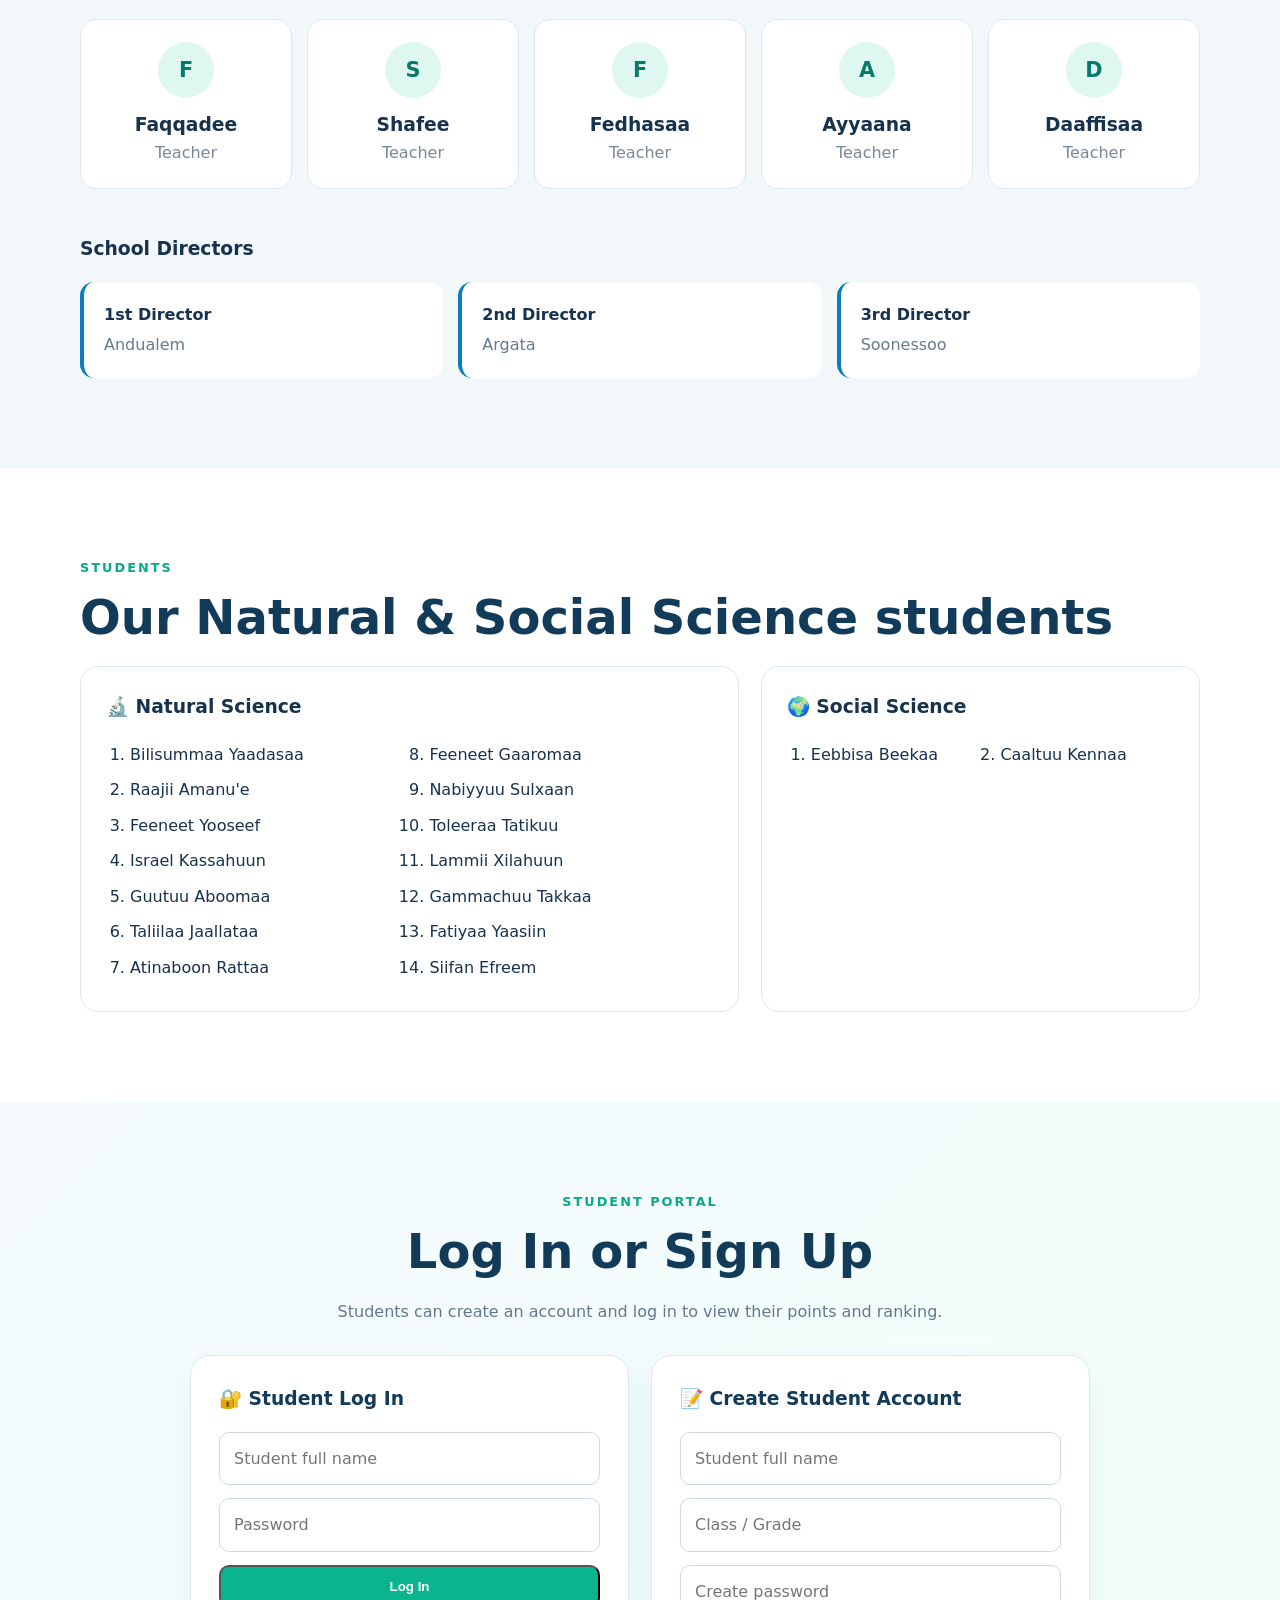
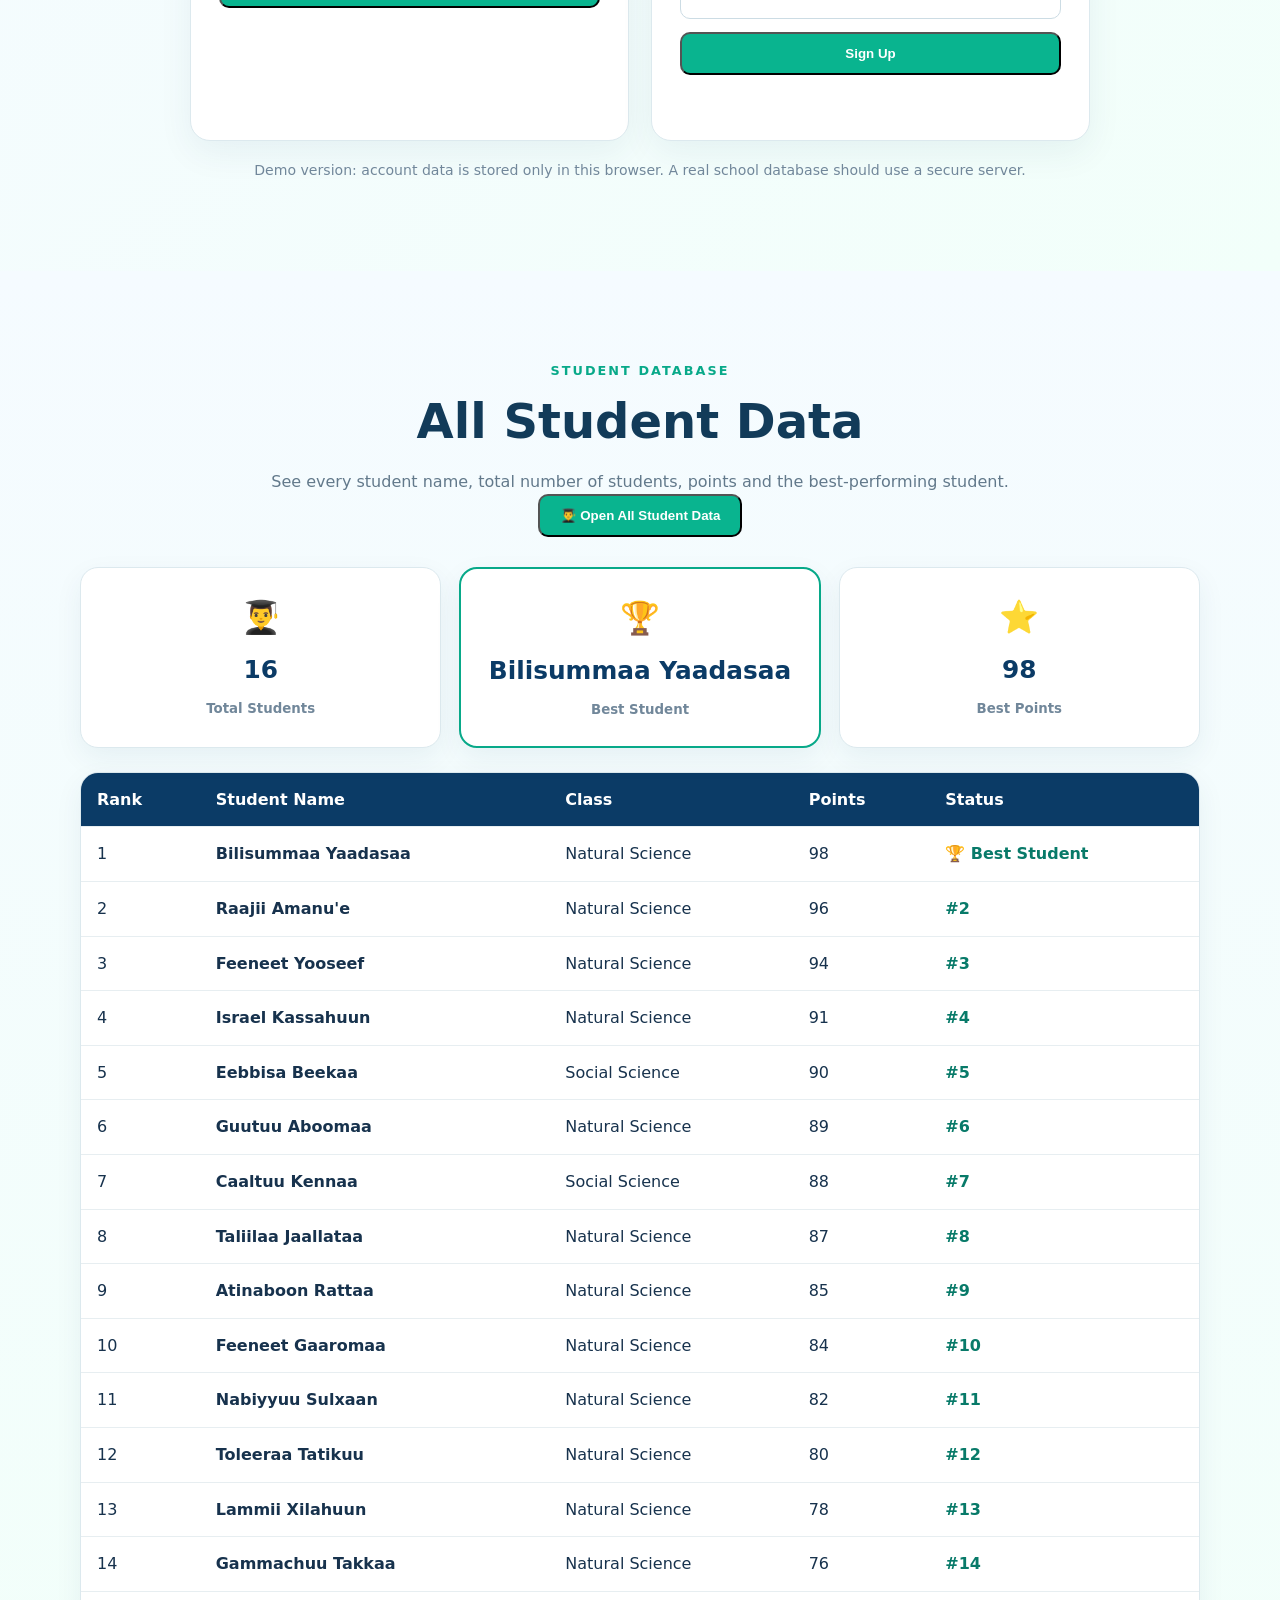
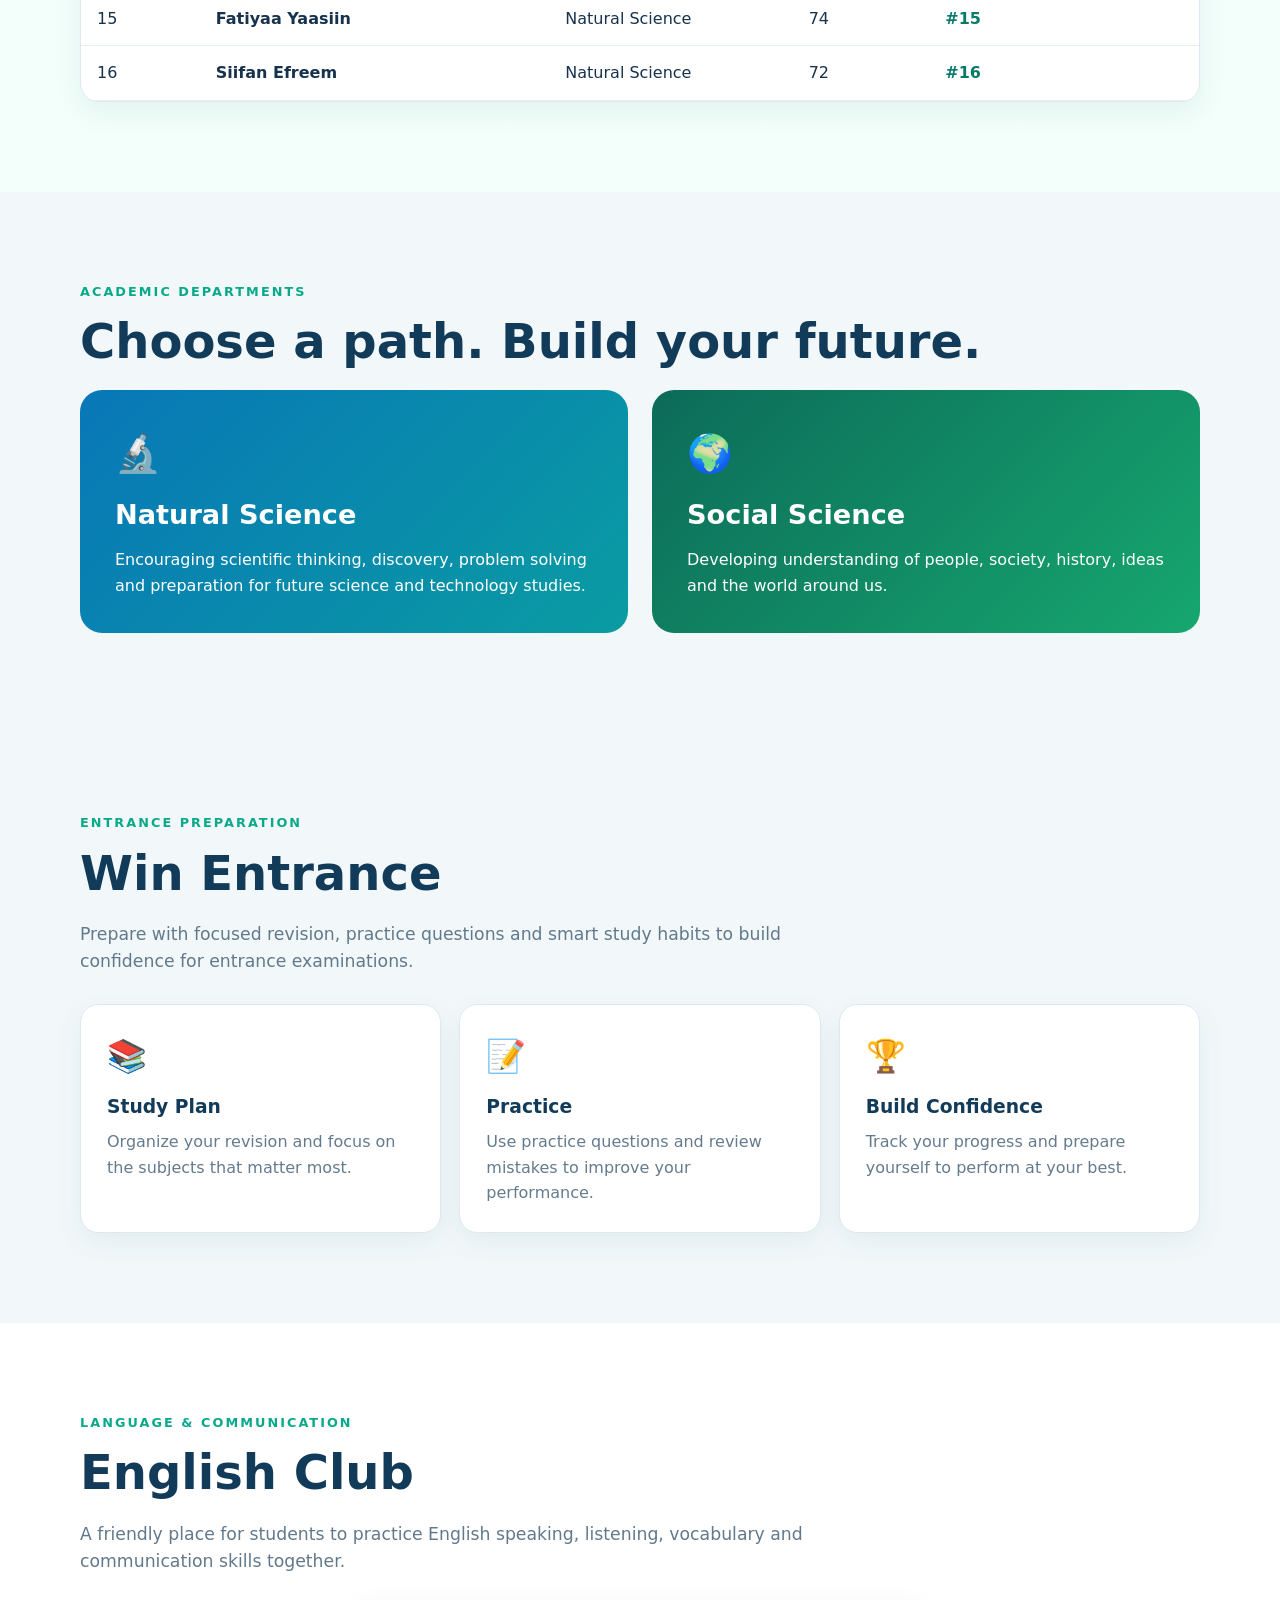
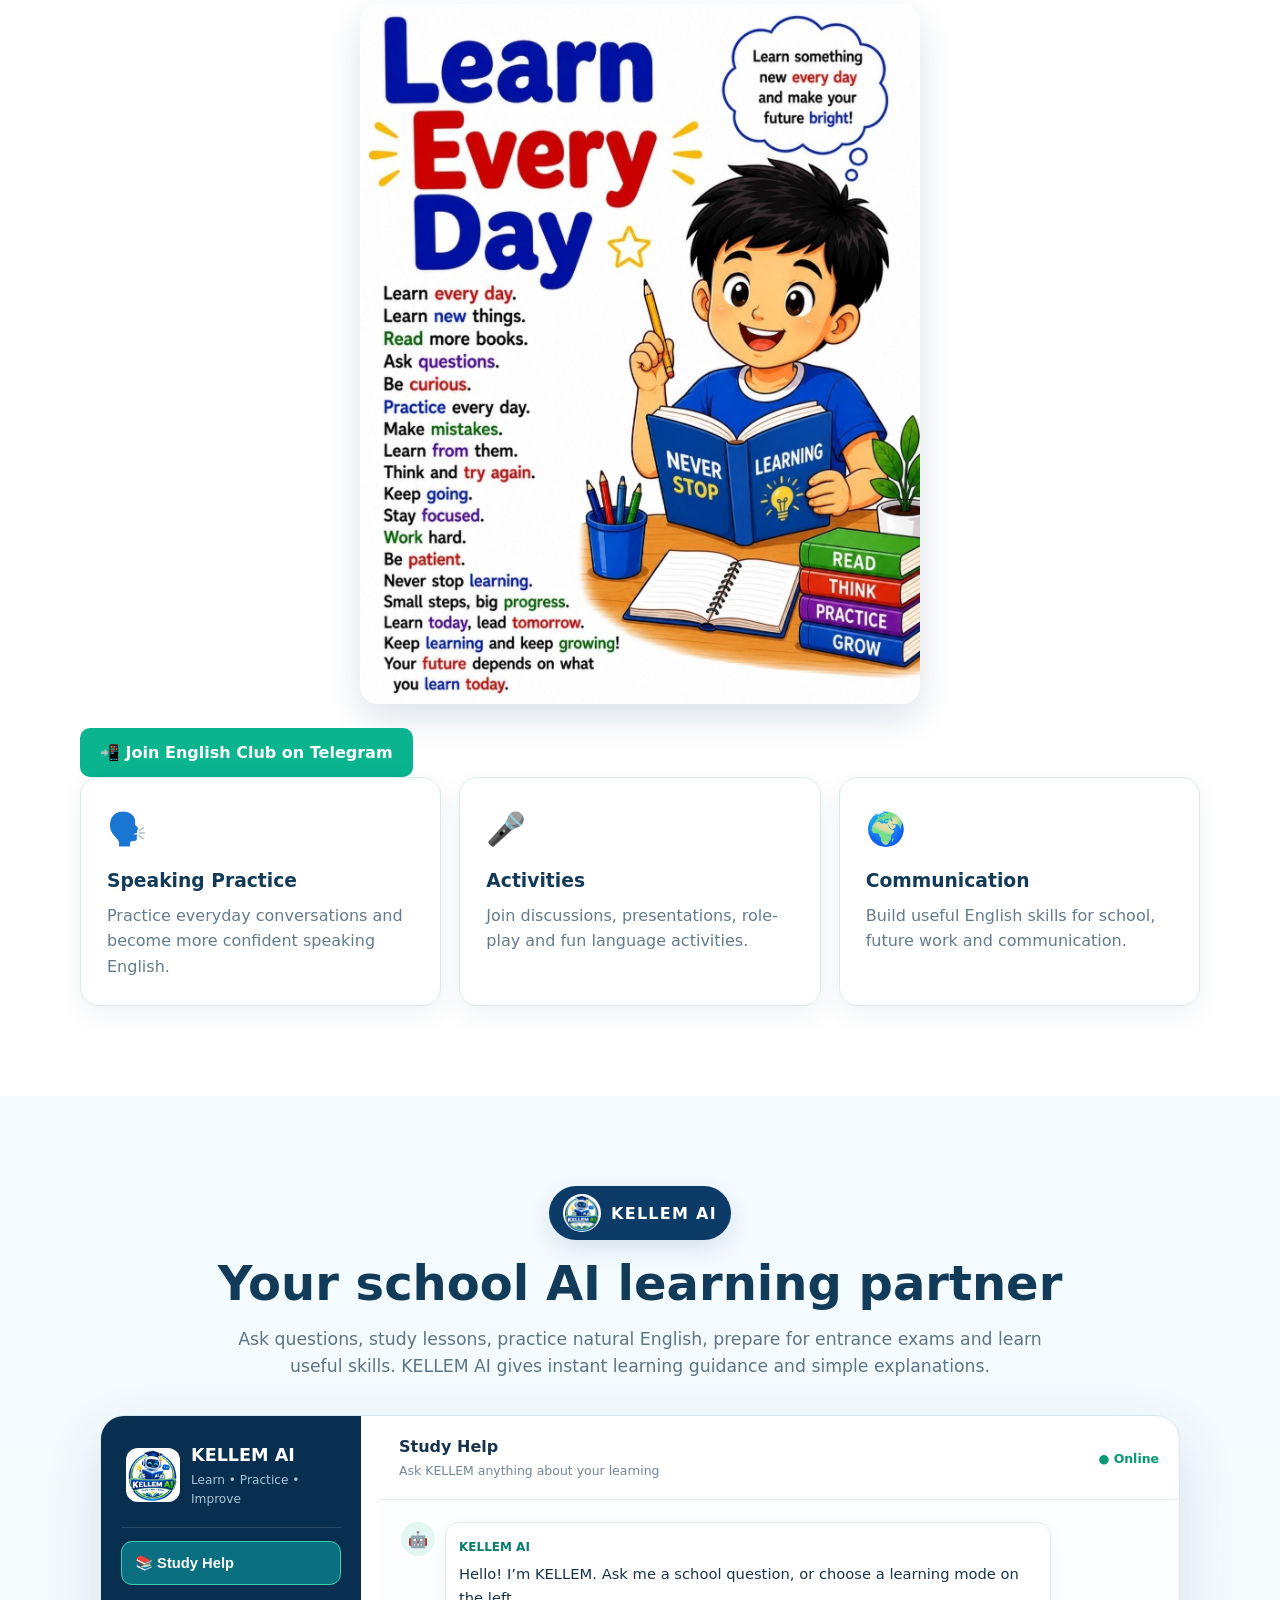
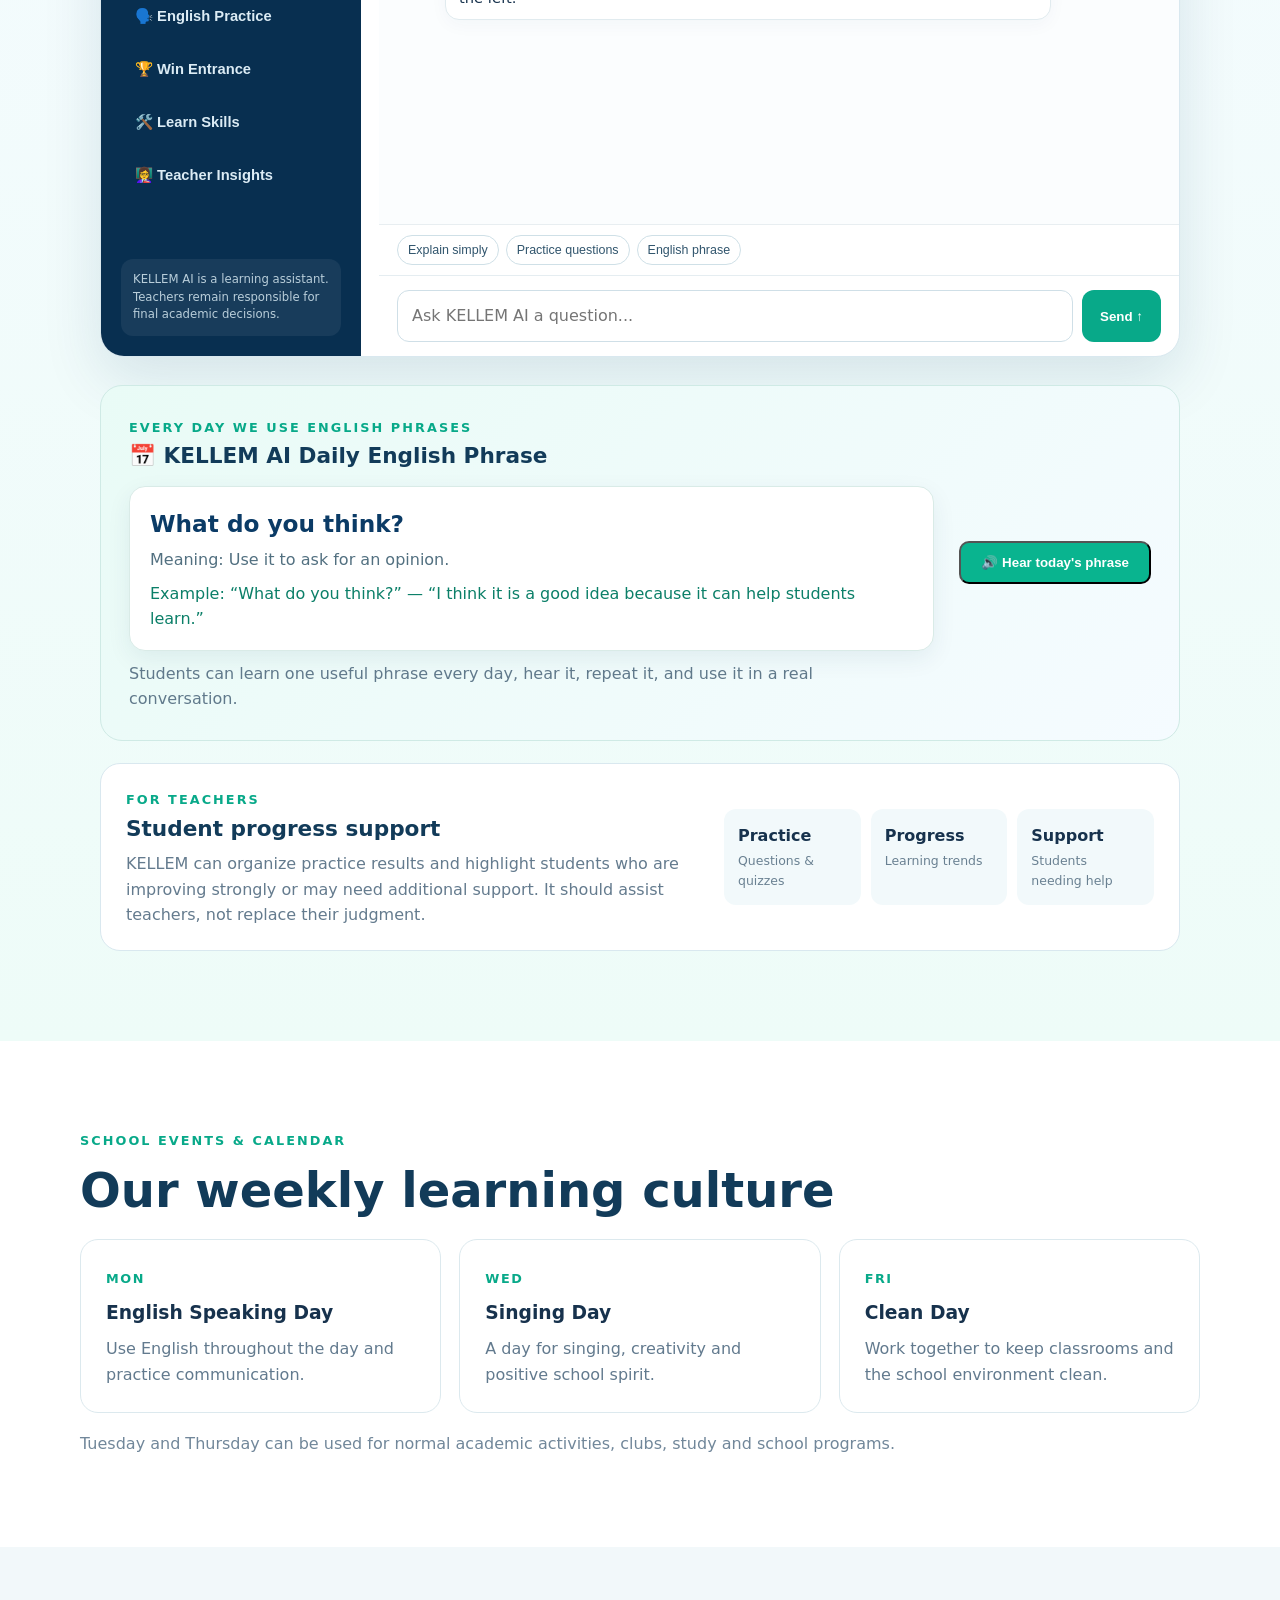
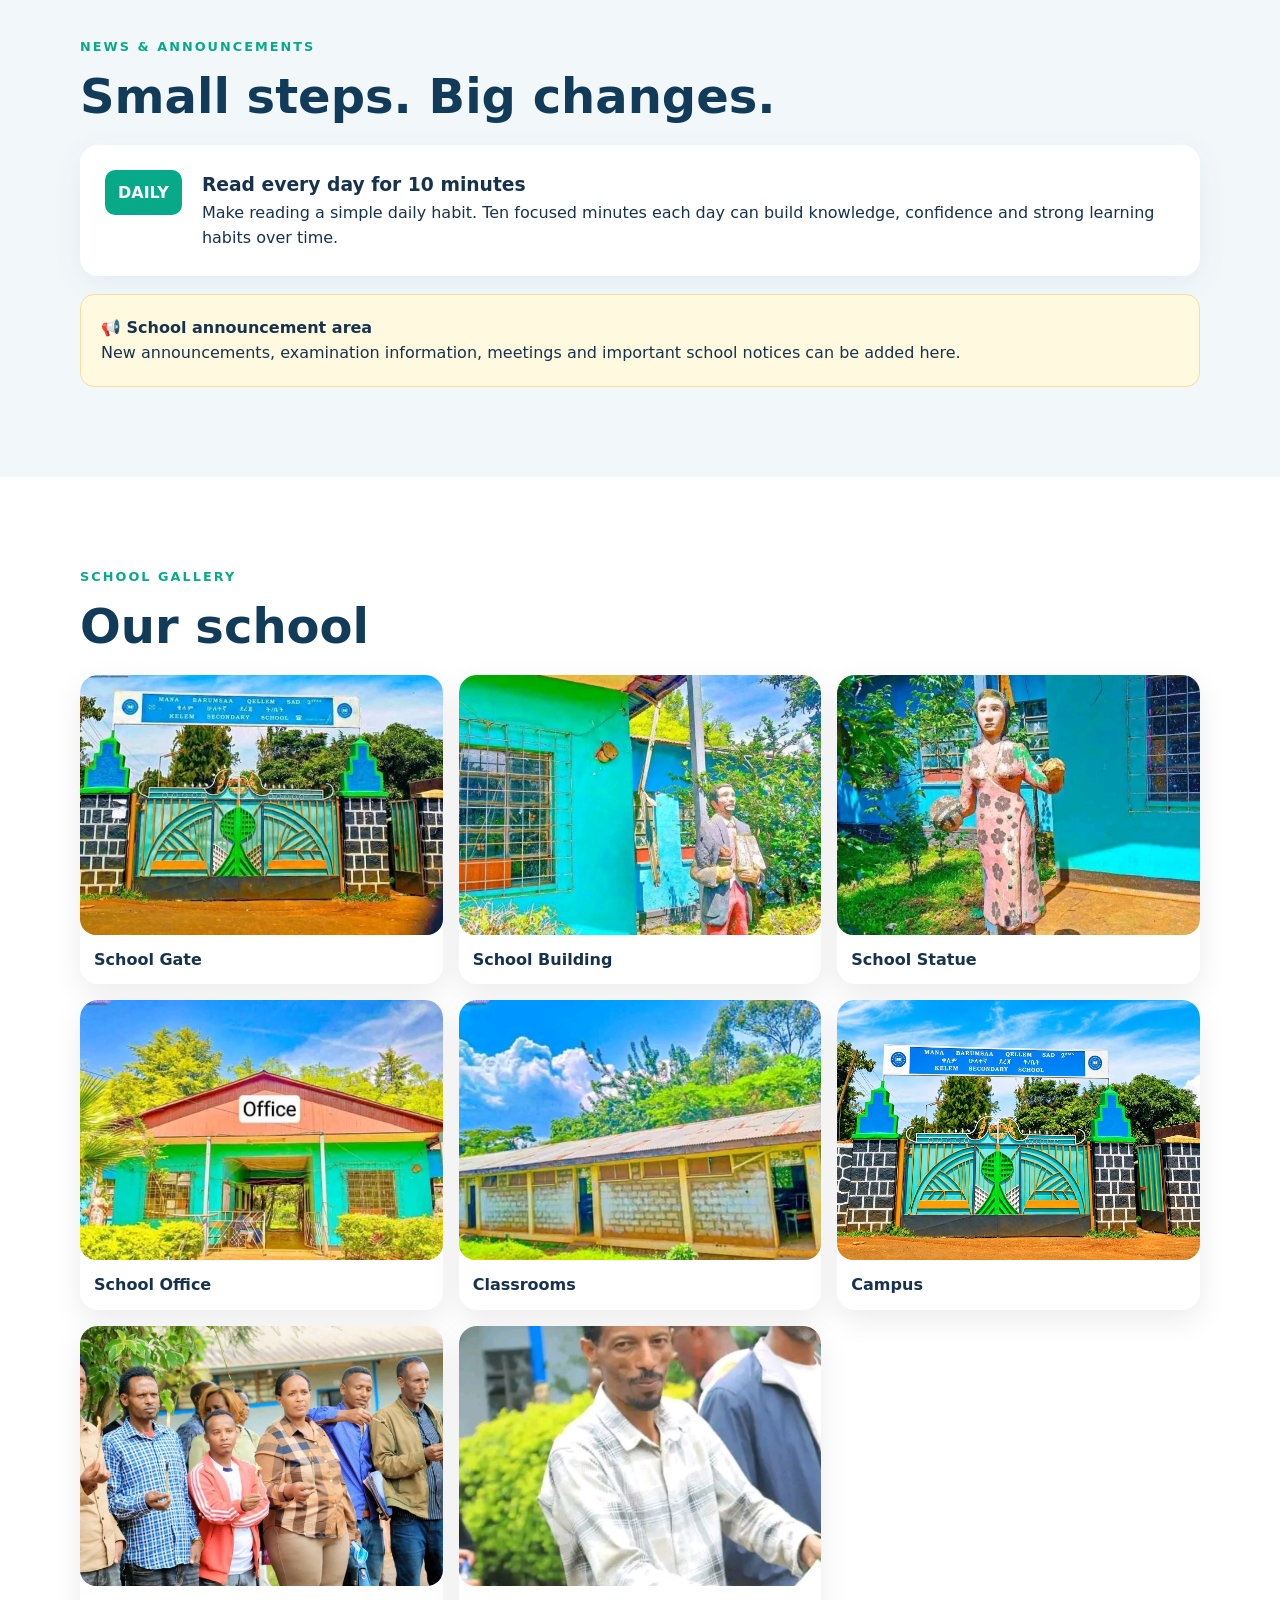
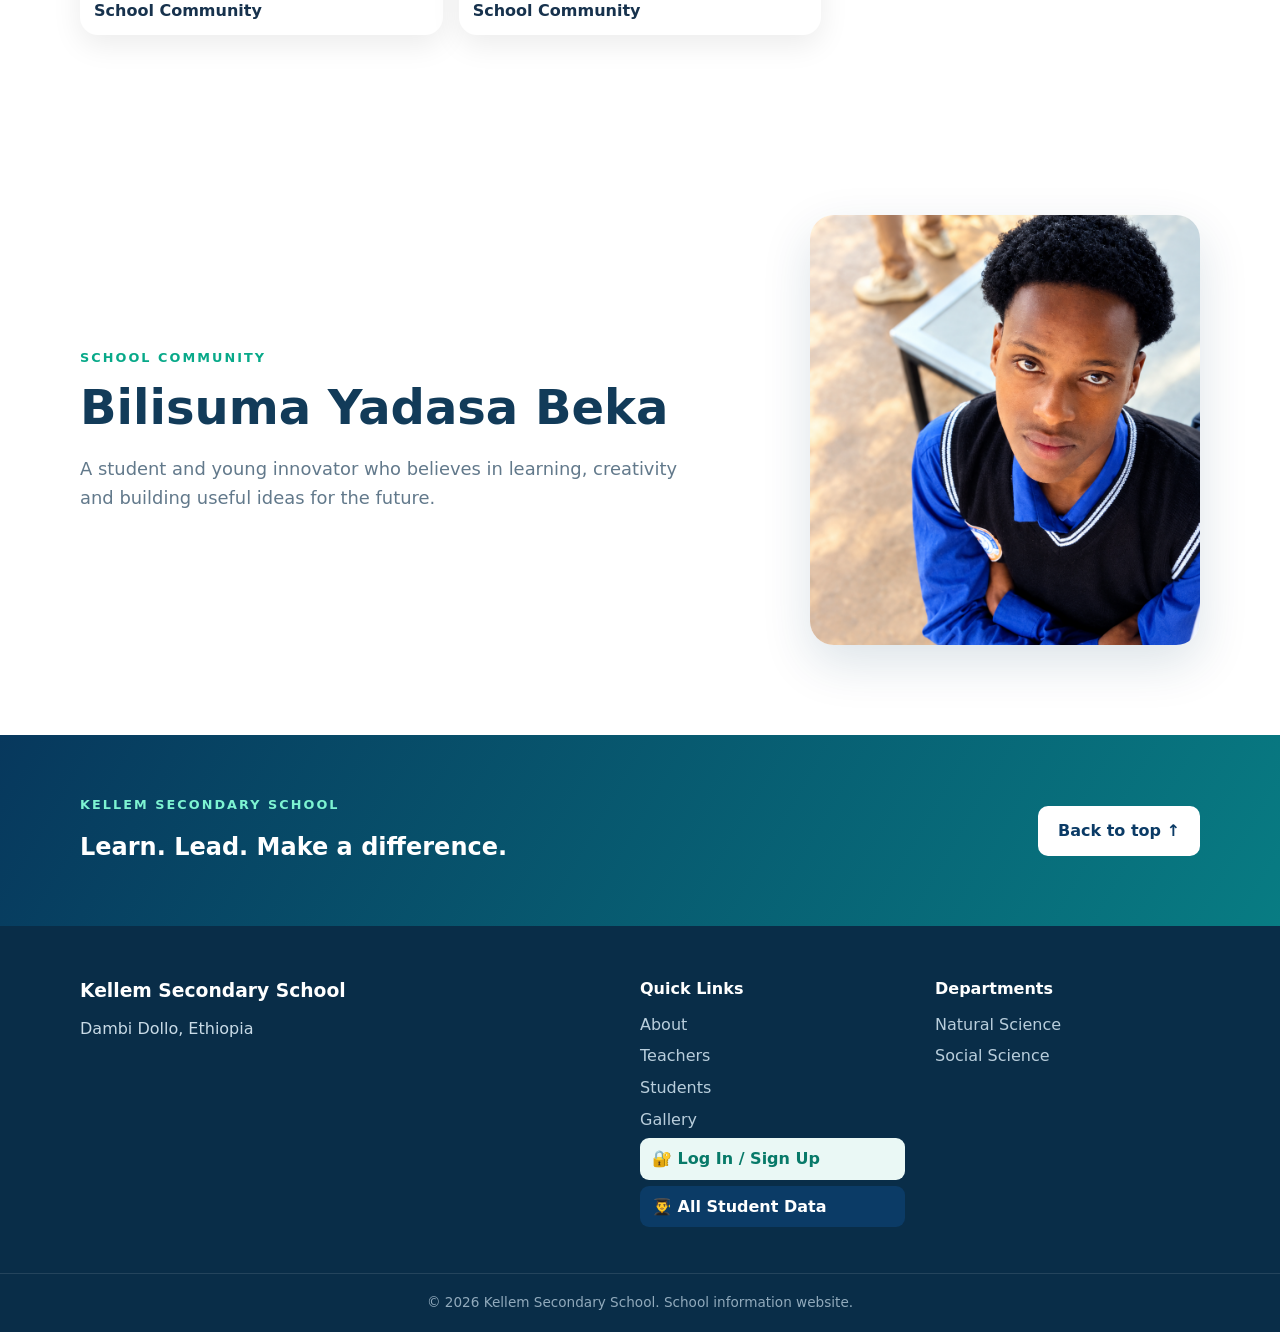
<file: Kellem_Secondary_School_Updated_with_Kellem_AI_Logo (1)/site/index.html>
<!DOCTYPE html>
<html lang="en">
<head>
  <meta charset="UTF-8">
  <meta name="viewport" content="width=device-width, initial-scale=1.0, viewport-fit=cover">
  <meta name="theme-color" content="#082f50">
  <meta name="mobile-web-app-capable" content="yes">
  <meta name="apple-mobile-web-app-capable" content="yes">
  <meta name="apple-mobile-web-app-status-bar-style" content="black-translucent">
  <meta name="apple-mobile-web-app-title" content="Kellem School">
  <link rel="manifest" href="manifest.webmanifest">
  <link rel="icon" type="image/png" sizes="192x192" href="assets/app-icon-192.png">
  <link rel="apple-touch-icon" href="assets/app-icon-192.png">
  <title>Kellem Secondary School | KELLEM AI</title>
  <meta name="description" content="Kellem Secondary School V3 information website for Kellem Secondary School in Dambi Dollo, Ethiopia.">
  <link rel="stylesheet" href="styles.css">
</head>
<body>
<header class="site-header">
  <div class="topbar">
    <div class="container topbar-inner">
      <span>📍 Dambi Dollo, Ethiopia</span>
      <span>🎓 Natural & Social Science</span>
    </div>
  </div>
  <nav class="nav container">
    <a class="brand" href="#home">
      <span class="brand-mark">KS</span>
      <span><strong>Kellem</strong><small>Secondary School</small></span>
    </a>
    <button class="menu-btn" aria-label="Open menu">☰</button>
    <div class="nav-links">
      <a href="#home">Home</a>
      <a href="#about">About</a>
      <a href="#teachers">Teachers</a>
      <a href="#students">Students</a>
      <a href="#departments">Departments</a>
      <a href="#events">Calendar</a>
      <a href="#news">News</a>
      <a href="#gallery">Gallery</a>
      <a class="nav-auth" href="#student-login">🔐 Log In / Sign Up</a>
      <a class="nav-students" href="#student-data">👨‍🎓 All Student Data</a>
    </div>
  </nav>
</header>

<main id="home">
  <section class="hero">
    <div class="hero-overlay"></div>
    <div class="school-photo-label">MANA BARUMSAA QELLEM SAD 2FFAA</div>
    <div class="container hero-content">
      <div class="eyebrow">MANA BARUMSAA QELLEM</div>
      <h1>Mana Barumsaa Qellem Sad 2ffaa</h1>
      <p>Learning today. Growing every day. Building a better tomorrow.</p>
      <div class="hero-actions">
        <a class="btn primary" href="#about">Explore Our School</a>
        <a class="btn glass" href="#calendar">View Daily Calendar</a>
        <a class="btn primary" href="#win-entrance">Win Entrance</a>
        <a class="kellem-ai-hero-card" href="#kellem-ai" aria-label="Open Kellem AI">
          <img src="assets/kellem-ai-logo.png" alt="Kellem AI logo" loading="eager">
          <span><strong>Kellem AI</strong><small>Learn • Ask • Grow</small></span>
        </a>
        <a class="english-club-hero-card" href="#english-club" aria-label="Open English Club">
          <img src="assets/english-club-learning.jpg" alt="Learn Every Day poster" loading="eager">
          <span><strong>English Club</strong><small>Learn something new every day</small></span>
        </a>
      </div>
    </div>
  </section>

  <section class="quick container">
    <div class="quick-card"><span>🎓</span><div><b>High School</b><small>Secondary education</small></div></div>
    <div class="quick-card"><span>🔬</span><div><b>Natural Science</b><small>Science-focused learning</small></div></div>
    <div class="quick-card"><span>📚</span><div><b>Social Science</b><small>Humanities & society</small></div></div>
    <div class="quick-card"><span>🌱</span><div><b>Daily Growth</b><small>Small steps, big changes</small></div></div>
  </section>

  <section id="about" class="section">
    <div class="container two-col">
      <div>
        <div class="section-kicker">ABOUT OUR SCHOOL</div>
        <h2>A place to learn, grow and serve the community.</h2>
        <p>Kellem Secondary School is a high school located in Dambi Dollo. The school supports students through Natural Science and Social Science departments and encourages a culture of learning, discipline, creativity and continuous improvement.</p>
        <div class="quote">“Read every day for at least 10 minutes. Take small steps and make big changes.”</div>
      </div>
      <img class="rounded-img" src="assets/school-office.jpg" alt="Kellem Secondary School office">
    </div>
  </section>

  <section id="teachers" class="section alt">
    <div class="container">
      <div class="section-kicker">OUR TEACHERS & LEADERS</div>
      <h2>Teachers who guide our students</h2>
      <div class="cards">
        <div class="person-card"><div class="avatar">F</div><h3>Faqqadee</h3><p>Teacher</p></div>
        <div class="person-card"><div class="avatar">S</div><h3>Shafee</h3><p>Teacher</p></div>
        <div class="person-card"><div class="avatar">F</div><h3>Fedhasaa</h3><p>Teacher</p></div>
        <div class="person-card"><div class="avatar">A</div><h3>Ayyaana</h3><p>Teacher</p></div>
        <div class="person-card"><div class="avatar">D</div><h3>Daaffisaa</h3><p>Teacher</p></div>
      </div>
      <h3 class="subheading">School Directors</h3>
      <div class="timeline">
        <div><b>1st Director</b><span>Andualem</span></div>
        <div><b>2nd Director</b><span>Argata</span></div>
        <div><b>3rd Director</b><span>Soonessoo</span></div>
      </div>
    </div>
  </section>

  <section id="students" class="section">
    <div class="container">
      <div class="section-kicker">STUDENTS</div>
      <h2>Our Natural & Social Science students</h2>
      <div class="student-columns">
        <div class="student-panel">
          <h3>🔬 Natural Science</h3>
          <ol>
            <li>Bilisummaa Yaadasaa</li><li>Raajii Amanu'e</li><li>Feeneet Yooseef</li>
            <li>Israel Kassahuun</li><li>Guutuu Aboomaa</li><li>Taliilaa Jaallataa</li>
            <li>Atinaboon Rattaa</li><li>Feeneet Gaaromaa</li><li>Nabiyyuu Sulxaan</li>
            <li>Toleeraa Tatikuu</li><li>Lammii Xilahuun</li><li>Gammachuu Takkaa</li>
            <li>Fatiyaa Yaasiin</li><li>Siifan Efreem</li>
          </ol>
        </div>
        <div class="student-panel">
          <h3>🌍 Social Science</h3>
          <ol>
            <li>Eebbisa Beekaa</li>
            <li>Caaltuu Kennaa</li>
          </ol>
        </div>
      </div>
    </div>
  </section>

  <section id="student-login" class="section student-access-section">
    <div class="container">
      <div class="student-access-head">
        <div class="section-kicker">STUDENT PORTAL</div>
        <h2>Log In or Sign Up</h2>
        <p>Students can create an account and log in to view their points and ranking.</p>
      </div>
      <div class="auth-grid">
        <form class="auth-card" id="student-login-form">
          <h3>🔐 Student Log In</h3>
          <input id="login-name" required placeholder="Student full name">
          <input id="login-password" required type="password" placeholder="Password">
          <button class="btn primary" type="submit">Log In</button>
          <div class="auth-message" id="login-message"></div>
        </form>
        <form class="auth-card" id="student-signup-form">
          <h3>📝 Create Student Account</h3>
          <input id="signup-name" required placeholder="Student full name">
          <input id="signup-class" required placeholder="Class / Grade">
          <input id="signup-password" required type="password" placeholder="Create password">
          <button class="btn primary" type="submit">Sign Up</button>
          <div class="auth-message" id="signup-message"></div>
        </form>
      </div>
      <p class="privacy-note">Demo version: account data is stored only in this browser. A real school database should use a secure server.</p>
    </div>
  </section>

  <section id="student-data" class="section alt student-data-section">
    <div class="container">
      <div class="student-access-head">
        <div class="section-kicker">STUDENT DATABASE</div>
        <h2>All Student Data</h2>
        <p>See every student name, total number of students, points and the best-performing student.</p>
        <button class="btn primary" id="open-student-data" type="button">👨‍🎓 Open All Student Data</button>
      </div>
      <div class="student-stats">
        <div class="stat-card"><span>👨‍🎓</span><strong id="total-students">0</strong><small>Total Students</small></div>
        <div class="stat-card best"><span>🏆</span><strong id="best-student">No students yet</strong><small>Best Student</small></div>
        <div class="stat-card"><span>⭐</span><strong id="best-points">0</strong><small>Best Points</small></div>
      </div>
      <div class="student-table-wrap">
        <table class="student-table">
          <thead><tr><th>Rank</th><th>Student Name</th><th>Class</th><th>Points</th><th>Status</th></tr></thead>
          <tbody id="student-list"></tbody>
        </table>
      </div>
    </div>
  </section>

  <div class="student-modal" id="student-modal" aria-hidden="true">
    <div class="student-modal-backdrop" data-close-student-modal></div>
    <div class="student-modal-card" role="dialog" aria-modal="true" aria-labelledby="student-modal-title">
      <button class="modal-close" id="close-student-modal" type="button" aria-label="Close">×</button>
      <div class="section-kicker">ALL STUDENTS</div>
      <h2 id="student-modal-title">Student Names</h2>
      <p>Select a student name to see their class, points and rank.</p>
      <div class="student-name-buttons" id="student-name-buttons"></div>
      <div class="selected-student" id="selected-student">Choose a student above.</div>
    </div>
  </div>

  <section id="departments" class="section alt">
    <div class="container">
      <div class="section-kicker">ACADEMIC DEPARTMENTS</div>
      <h2>Choose a path. Build your future.</h2>
      <div class="department-grid">
        <article class="department natural"><span>🔬</span><h3>Natural Science</h3><p>Encouraging scientific thinking, discovery, problem solving and preparation for future science and technology studies.</p></article>
        <article class="department social"><span>🌍</span><h3>Social Science</h3><p>Developing understanding of people, society, history, ideas and the world around us.</p></article>
      </div>
    </div>
  </section>

  <section id="win-entrance" class="section alt special-program-section">
    <div class="container">
      <div class="section-kicker">ENTRANCE PREPARATION</div>
      <h2>Win Entrance</h2>
      <p class="program-intro">Prepare with focused revision, practice questions and smart study habits to build confidence for entrance examinations.</p>
      <div class="program-grid">
        <article class="program-card"><span>📚</span><h3>Study Plan</h3><p>Organize your revision and focus on the subjects that matter most.</p></article>
        <article class="program-card"><span>📝</span><h3>Practice</h3><p>Use practice questions and review mistakes to improve your performance.</p></article>
        <article class="program-card"><span>🏆</span><h3>Build Confidence</h3><p>Track your progress and prepare yourself to perform at your best.</p></article>
      </div>
    </div>
  </section>

  <section id="english-club" class="section special-program-section">
    <div class="container">
      <div class="section-kicker">LANGUAGE & COMMUNICATION</div>
      <h2>English Club</h2>
      <p class="program-intro">A friendly place for students to practice English speaking, listening, vocabulary and communication skills together.</p>
      <div class="english-club-poster-wrap"><img class="english-club-poster" src="assets/english-club-learning.jpg" alt="Learn Every Day educational poster for Kellem Secondary School students" loading="lazy"></div>
      <a class="btn primary" href="https://t.me/kellemenglishclub" target="_blank" rel="noopener noreferrer">📲 Join English Club on Telegram</a>
      <div class="program-grid">
        <article class="program-card"><span>🗣️</span><h3>Speaking Practice</h3><p>Practice everyday conversations and become more confident speaking English.</p></article>
        <article class="program-card"><span>🎤</span><h3>Activities</h3><p>Join discussions, presentations, role-play and fun language activities.</p></article>
        <article class="program-card"><span>🌍</span><h3>Communication</h3><p>Build useful English skills for school, future work and communication.</p></article>
      </div>
    </div>
  </section>

  <section id="kellem-ai" class="section kellem-section">
    <div class="container">
      <div class="kellem-hero">
        <div class="kellem-badge"><img src="assets/kellem-ai-logo.png" alt="" /> KELLEM AI</div>
        <h2>Your school AI learning partner</h2>
        <p>Ask questions, study lessons, practice natural English, prepare for entrance exams and learn useful skills. KELLEM AI gives instant learning guidance and simple explanations.</p>
      </div>

      <div class="kellem-app">
        <aside class="kellem-sidebar">
          <div class="ai-brand"><img src="assets/kellem-ai-logo.png" alt="Kellem AI logo"><div><strong>KELLEM AI</strong><small>Learn • Practice • Improve</small></div></div>
          <button class="topic-btn active" data-topic="study">📚 Study Help</button>
          <button class="topic-btn" data-topic="english">🗣️ English Practice</button>
          <button class="topic-btn" data-topic="entrance">🏆 Win Entrance</button>
          <button class="topic-btn" data-topic="skills">🛠️ Learn Skills</button>
          <button class="topic-btn" data-topic="teacher">👩‍🏫 Teacher Insights</button>
          <div class="ai-disclaimer">KELLEM AI is a learning assistant. Teachers remain responsible for final academic decisions.</div>
        </aside>

        <div class="kellem-chat">
          <div class="chat-head"><div><b id="chat-title">Study Help</b><span>Ask KELLEM anything about your learning</span></div><span class="online-dot">● Online</span></div>
          <div id="chat-messages" class="chat-messages" aria-live="polite">
            <div class="message ai"><div class="msg-avatar">🤖</div><div><b>KELLEM AI</b><p>Hello! I’m KELLEM. Ask me a school question, or choose a learning mode on the left.</p></div></div>
          </div>
          <div class="quick-prompts">
            <button data-prompt="Explain this lesson in simple words.">Explain simply</button>
            <button data-prompt="Give me 5 practice questions.">Practice questions</button>
            <button data-prompt="Teach me one useful English phrase.">English phrase</button>
          </div>
          <form id="kellem-form" class="chat-form">
            <input id="kellem-input" autocomplete="off" placeholder="Ask KELLEM AI a question..." aria-label="Ask KELLEM AI">
            <button type="submit">Send ↑</button>
          </form>
        </div>
      </div>

      <div class="english-practice">
        <div class="phrase-day">
          <span class="section-kicker">EVERY DAY WE USE ENGLISH PHRASES</span>
          <h3>📅 KELLEM AI Daily English Phrase</h3>
          <div class="daily-phrase" id="daily-phrase">
            <strong id="phrase-text">How’s your day going?</strong>
            <span id="phrase-meaning">Meaning: asking someone how their day is.</span>
            <em id="phrase-example">Example: “How’s your day going?” — “It’s going well, thank you!”</em>
          </div>
          <p>Students can learn one useful phrase every day, hear it, repeat it, and use it in a real conversation.</p>
        </div>
        <button id="speak-btn" class="btn primary" type="button">🔊 Hear today's phrase</button>
      </div>

      <div class="teacher-insight">
        <div><span class="section-kicker">FOR TEACHERS</span><h3>Student progress support</h3><p>KELLEM can organize practice results and highlight students who are improving strongly or may need additional support. It should assist teachers, not replace their judgment.</p></div>
        <div class="insight-stats"><div><b>Practice</b><span>Questions & quizzes</span></div><div><b>Progress</b><span>Learning trends</span></div><div><b>Support</b><span>Students needing help</span></div></div>
      </div>
    </div>
  </section>

  <section id="calendar" class="section">
    <div class="container">
      <div class="section-kicker">SCHOOL EVENTS & CALENDAR</div>
      <h2>Our weekly learning culture</h2>
      <div class="calendar-grid">
        <div class="day-card"><span>MON</span><h3>English Speaking Day</h3><p>Use English throughout the day and practice communication.</p></div>
        <div class="day-card"><span>WED</span><h3>Singing Day</h3><p>A day for singing, creativity and positive school spirit.</p></div>
        <div class="day-card"><span>FRI</span><h3>Clean Day</h3><p>Work together to keep classrooms and the school environment clean.</p></div>
      </div>
      <p class="note">Tuesday and Thursday can be used for normal academic activities, clubs, study and school programs.</p>
    </div>
  </section>

  <section id="news" class="section alt">
    <div class="container">
      <div class="section-kicker">NEWS & ANNOUNCEMENTS</div>
      <h2>Small steps. Big changes.</h2>
      <div class="news-card">
        <div class="news-date">DAILY</div>
        <div><h3>Read every day for 10 minutes</h3><p>Make reading a simple daily habit. Ten focused minutes each day can build knowledge, confidence and strong learning habits over time.</p></div>
      </div>
      <div class="announcement"><strong>📢 School announcement area</strong><p>New announcements, examination information, meetings and important school notices can be added here.</p></div>
    </div>
  </section>

  <section id="gallery" class="section">
    <div class="container">
      <div class="section-kicker">SCHOOL GALLERY</div>
      <h2>Our school</h2>
      <div class="gallery">
        <figure><img src="assets/school-gate.jpg" alt="Kellem Secondary School gate"><figcaption>School Gate</figcaption></figure>
        <figure><img src="assets/school-office.jpg" alt="Kellem Secondary School building"><figcaption>School Building</figcaption></figure>
        <figure><img src="assets/school-statue.jpg" alt="School statue"><figcaption>School Statue</figcaption></figure>
        <figure><img src="assets/school-office-front.jpg" alt="Kellem Secondary School office"><figcaption>School Office</figcaption></figure>
        <figure><img src="assets/classrooms.jpg" alt="Kellem Secondary School classrooms"><figcaption>Classrooms</figcaption></figure>
        <figure><img src="assets/school-campus.jpg" alt="Kellem Secondary School campus"><figcaption>Campus</figcaption></figure>
        <figure><img src="assets/community-group.jpg" alt="School community"><figcaption>School Community</figcaption></figure>
        <figure><img src="assets/portrait-1.jpg" alt="School community member"><figcaption>School Community</figcaption></figure>
      </div>
    </div>
  </section>

  <section id="school-community" class="section profile-section">
    <div class="container profile-wrap">
      <div>
        <div class="section-kicker">SCHOOL COMMUNITY</div>
        <h2>Bilisuma Yadasa Beka</h2>
        <p class="profile-lead">A student and young innovator who believes in learning, creativity and building useful ideas for the future.</p>
      </div>
      <img class="bottom-profile-photo" src="assets/bilisuma-yadasa-beka.png" alt="Bilisuma Yadasa Beka">
    </div>
  </section>

  <section class="cta">
    <div class="container cta-inner">
      <div><div class="section-kicker light">KELLEM SECONDARY SCHOOL</div><h2>Learn. Lead. Make a difference.</h2></div>
      <a class="btn white" href="#home">Back to top ↑</a>
    </div>
  </section>
</main>

<footer>
  <div class="container footer-grid">
    <div><h3>Kellem Secondary School</h3><p>Dambi Dollo, Ethiopia</p></div>
    <div><h4>Quick Links</h4><a href="#about">About</a><a href="#teachers">Teachers</a><a href="#students">Students</a><a href="#gallery">Gallery</a>
      <a class="nav-auth" href="#student-login">🔐 Log In / Sign Up</a>
      <a class="nav-students" href="#student-data">👨‍🎓 All Student Data</a></div>
    <div><h4>Departments</h4><a href="#departments">Natural Science</a><a href="#departments">Social Science</a></div>
  </div>
  <div class="copyright">© <span id="year"></span> Kellem Secondary School. School information website.</div>
</footer>
<button id="install-app" class="install-app-btn" type="button" hidden>＋ Install Kellem App</button>
<script src="script.js"></script>
</body>
</html>
</file>
<file: styles.css>
*{box-sizing:border-box;margin:0;padding:0}html{scroll-behavior:smooth}body{font-family:Inter,system-ui,-apple-system,Segoe UI,Arial,sans-serif;color:#17324d;background:#fff;line-height:1.6}.container{width:min(1120px,92%);margin:auto}.topbar{background:#0b3b66;color:#dcefff;font-size:.85rem}.topbar-inner{display:flex;justify-content:space-between;padding:8px 0}.nav{height:76px;display:flex;align-items:center;justify-content:space-between}.site-header{position:sticky;top:0;background:#fff;z-index:20;box-shadow:0 3px 18px #00000012}.brand{display:flex;align-items:center;gap:10px;text-decoration:none;color:#0b3b66}.brand strong{display:block;font-size:1.15rem}.brand small{display:block;color:#68809a}.brand-mark{width:44px;height:44px;border-radius:50%;background:linear-gradient(135deg,#087bc1,#08b99b);color:white;display:grid;place-items:center;font-weight:800}.nav-links{display:flex;gap:20px}.nav-links a{color:#29465f;text-decoration:none;font-size:.92rem;font-weight:600}.nav-links a:hover{color:#08a989}.menu-btn{display:none;border:0;background:none;font-size:1.8rem}.hero{min-height:620px;background:url("assets/hero-school-gate.jpg") center/cover;position:relative;display:flex;align-items:center;border-bottom:6px solid #08b48f}.hero-overlay{position:absolute;inset:0;background:linear-gradient(90deg,#062f53e8,#062f5380 55%,#062f5340)}.school-photo-label{position:absolute;top:28px;left:50%;transform:translateX(-50%);z-index:2;background:#ffffffeb;color:#0b3b66;padding:11px 22px;border-radius:999px;font-weight:900;letter-spacing:.12em;box-shadow:0 10px 30px #0004;white-space:nowrap}.hero-content{position:relative;color:#fff;padding:70px 0;max-width:720px}.eyebrow,.section-kicker{font-size:.8rem;letter-spacing:.16em;font-weight:800;color:#08a989;margin-bottom:12px}.hero .eyebrow{color:#7df4d2}.hero h1{font-size:clamp(2.4rem,6vw,5rem);line-height:1.03;margin-bottom:18px}.hero p{font-size:1.25rem;max-width:650px;color:#e9f7ff}.hero-actions{display:flex;gap:12px;margin-top:28px;flex-wrap:wrap}.btn{display:inline-block;padding:12px 20px;border-radius:10px;text-decoration:none;font-weight:800}.primary{background:#09b48f;color:#fff}.glass{background:#ffffff1f;border:1px solid #ffffff70;color:#fff}.white{background:#fff;color:#0b3b66}.quick{display:grid;grid-template-columns:repeat(4,1fr);gap:14px;margin-top:-45px;position:relative}.quick-card{background:#fff;padding:20px;border-radius:14px;box-shadow:0 10px 35px #0b3b6620;display:flex;align-items:center;gap:13px}.quick-card span{font-size:1.7rem}.quick-card b,.quick-card small{display:block}.quick-card small{color:#70849a}.section{padding:90px 0}.alt{background:#f2f8fa}.two-col{display:grid;grid-template-columns:1fr 1fr;gap:55px;align-items:center}.section h2{font-size:clamp(2rem,4vw,3rem);line-height:1.15;margin-bottom:20px;color:#123b59}.rounded-img{width:100%;height:390px;object-fit:cover;border-radius:24px;box-shadow:0 15px 45px #073b5b24}.quote{margin-top:25px;border-left:4px solid #08b48f;background:#eefbf8;padding:18px 20px;border-radius:0 12px 12px 0;font-weight:700;color:#0b5e55}.cards{display:grid;grid-template-columns:repeat(5,1fr);gap:15px}.person-card{background:#fff;border:1px solid #dce9ee;border-radius:16px;padding:22px;text-align:center}.avatar{width:56px;height:56px;margin:auto auto 12px;border-radius:50%;display:grid;place-items:center;background:#dff7f1;color:#087a69;font-weight:900;font-size:1.3rem}.person-card p{color:#789}.subheading{margin:45px 0 18px}.timeline{display:grid;grid-template-columns:repeat(3,1fr);gap:15px}.timeline div{background:#fff;padding:20px;border-radius:14px;border-left:4px solid #0b7fbd}.timeline b,.timeline span{display:block}.timeline span{color:#647b8e;margin-top:5px}.student-columns{display:grid;grid-template-columns:1.5fr 1fr;gap:22px}.student-panel{background:#fff;border:1px solid #dce9ee;border-radius:18px;padding:25px}.student-panel h3{margin-bottom:15px}.student-panel ol{columns:2;padding-left:24px}.student-panel li{padding:5px 0}.department-grid{display:grid;grid-template-columns:1fr 1fr;gap:24px}.department{padding:35px;border-radius:22px;color:#fff;min-height:230px}.department span{font-size:2.3rem}.department h3{font-size:1.7rem;margin:10px 0}.natural{background:linear-gradient(135deg,#0877b7,#0a9ca2)}.social{background:linear-gradient(135deg,#0c6b59,#16a76f)}.calendar-grid{display:grid;grid-template-columns:repeat(3,1fr);gap:18px}.day-card{border:1px solid #dce9ee;padding:25px;border-radius:18px;background:#fff}.day-card span{font-size:.8rem;font-weight:900;color:#08a989;letter-spacing:.12em}.day-card h3{margin:8px 0}.day-card p{color:#627a8e}.note{margin-top:18px;color:#71879a}.news-card{display:flex;gap:20px;align-items:flex-start;background:#fff;border-radius:18px;padding:25px;box-shadow:0 8px 30px #073b5b10}.news-date{background:#08a989;color:#fff;font-weight:900;padding:10px 13px;border-radius:10px}.announcement{margin-top:18px;padding:20px;background:#fff9df;border:1px solid #f2dfa0;border-radius:14px}.gallery{display:grid;grid-template-columns:repeat(3,1fr);gap:16px}.gallery img{width:100%;height:245px;object-fit:cover;border-radius:16px;transition:.25s}.gallery img:hover{transform:translateY(-4px);box-shadow:0 12px 30px #0002}.cta{background:linear-gradient(120deg,#07385d,#087c83);color:#fff;padding:60px 0}.cta-inner{display:flex;justify-content:space-between;align-items:center;gap:20px}.cta h2{color:#fff;margin:0}.light{color:#7df4d2}footer{background:#092d48;color:#c9dbe7;padding-top:50px}.footer-grid{display:grid;grid-template-columns:2fr 1fr 1fr;gap:30px;padding-bottom:40px}.footer-grid h3,.footer-grid h4{color:#fff;margin-bottom:10px}.footer-grid a{display:block;color:#b9cedc;text-decoration:none;margin:6px 0}.copyright{border-top:1px solid #ffffff1c;text-align:center;padding:18px;font-size:.85rem;color:#91aabc}@media(max-width:900px){.nav-links{display:none}.menu-btn{display:block}.nav-links.open{display:flex;position:absolute;top:110px;left:4%;right:4%;background:#fff;padding:18px;border-radius:14px;box-shadow:0 12px 30px #0002;flex-direction:column}.quick{grid-template-columns:repeat(2,1fr)}.cards{grid-template-columns:repeat(3,1fr)}.two-col,.student-columns,.department-grid{grid-template-columns:1fr}.gallery{grid-template-columns:repeat(2,1fr)}}@media(max-width:600px){.topbar-inner{display:none}.nav{height:65px}.hero{min-height:520px}.quick{margin-top:-25px}.quick-card{padding:15px}.cards,.timeline,.calendar-grid,.gallery,.footer-grid{grid-template-columns:1fr}.student-panel ol{columns:1}.section{padding:65px 0}.rounded-img{height:280px}.cta-inner{flex-direction:column;align-items:flex-start}.hero h1{font-size:2.7rem}}

/* V2 gallery improvements */
.gallery figure{margin:0;overflow:hidden;border-radius:18px;background:#fff;box-shadow:0 10px 30px rgba(0,0,0,.08)}
.gallery figure img{display:block;width:100%;height:260px;object-fit:cover}
.gallery figcaption{padding:12px 14px;font-weight:700;color:#17324d}


/* V3 teacher profile */
.featured-person{position:relative;overflow:hidden;border:2px solid #08a989;box-shadow:0 12px 32px rgba(8,169,137,.16)}
.teacher-photo{width:100%;height:150px;object-fit:cover;object-position:center 28%;border-radius:12px;margin-bottom:12px;display:block}
.featured-person h3{color:#0b3b66}
.featured-person p{color:#08a989;font-weight:700}


/* V4 CHUCHA AI + bottom profile */
.chucha-section{background:linear-gradient(135deg,#eef9ff 0%,#f2fffa 100%)}
.chucha-hero{text-align:center;max-width:850px;margin:0 auto 34px}
.chucha-badge{display:inline-block;padding:8px 14px;border-radius:999px;background:#0b3b66;color:#fff;font-weight:900;letter-spacing:.08em;margin-bottom:16px;box-shadow:0 8px 22px #0b3b6622}
.chucha-hero h2{margin-bottom:14px}
.chucha-hero p{color:#5d7387;font-size:1.08rem}
.chucha-grid{display:grid;grid-template-columns:repeat(4,1fr);gap:16px}
.chucha-grid article{background:#fff;border:1px solid #d8e9ee;border-radius:18px;padding:25px;box-shadow:0 10px 28px #0b3b6610}
.chucha-grid article span{font-size:2rem}
.chucha-grid h3{margin:10px 0 7px;color:#123b59}
.chucha-grid p{color:#647b8e}
.chucha-note{margin-top:20px;background:#fff;border-left:4px solid #08a989;padding:16px 18px;border-radius:0 12px 12px 0;color:#486476}
.profile-section{background:#fff}
.profile-wrap{display:grid;grid-template-columns:1fr 390px;gap:55px;align-items:center}
.profile-lead{font-size:1.12rem;color:#62798b;max-width:600px}
.bottom-profile-photo{width:100%;height:430px;object-fit:cover;object-position:center 30%;border-radius:24px;box-shadow:0 18px 50px #073b5b24}
@media(max-width:900px){.chucha-grid{grid-template-columns:repeat(2,1fr)}.profile-wrap{grid-template-columns:1fr}}
@media(max-width:600px){.chucha-grid{grid-template-columns:1fr}.bottom-profile-photo{height:360px}}


/* V5 Win Entrance + English Club */
.special-program-section{position:relative}
.program-intro{max-width:760px;color:#62798b;font-size:1.08rem;margin-bottom:28px}
.program-grid{display:grid;grid-template-columns:repeat(3,1fr);gap:18px}
.program-card{background:#fff;border:1px solid #dce9ee;border-radius:18px;padding:26px;box-shadow:0 10px 28px #0b3b6610}
.program-card span{font-size:2rem}
.program-card h3{margin:10px 0 7px;color:#123b59}
.program-card p{color:#647b8e}
@media(max-width:900px){.program-grid{grid-template-columns:1fr}}

/* V6 — CHUCHA AI interactive learning app */
.chucha-section{background:linear-gradient(180deg,#f5fbff 0%,#eefcf8 100%)}
.chucha-app{display:grid;grid-template-columns:260px 1fr;gap:18px;max-width:1080px;margin:0 auto;background:#fff;border:1px solid #d9e8ef;border-radius:24px;overflow:hidden;box-shadow:0 22px 60px rgba(11,59,102,.12)}
.chucha-sidebar{background:#082f50;padding:20px;color:#fff;display:flex;flex-direction:column;gap:9px}
.ai-brand{display:flex;align-items:center;gap:11px;padding:5px 5px 17px;border-bottom:1px solid #ffffff20;margin-bottom:4px}.ai-brand span{font-size:2rem}.ai-brand strong,.ai-brand small{display:block}.ai-brand strong{font-size:1.1rem}.ai-brand small{color:#a9c5d6;font-size:.76rem;margin-top:2px}
.topic-btn{border:1px solid transparent;background:transparent;color:#dcecf5;text-align:left;padding:12px 13px;border-radius:11px;font-weight:750;cursor:pointer;font-size:.92rem}.topic-btn:hover,.topic-btn.active{background:#0b6f82;color:#fff;border-color:#3bd0b1}
.ai-disclaimer{margin-top:auto;background:#ffffff10;border-radius:12px;padding:12px;font-size:.73rem;color:#b9ceda;line-height:1.5}
.chucha-chat{display:flex;flex-direction:column;min-height:540px}.chat-head{padding:18px 20px;border-bottom:1px solid #e5edf1;display:flex;justify-content:space-between;align-items:center;gap:15px}.chat-head b,.chat-head span{display:block}.chat-head span{color:#71869a;font-size:.78rem;margin-top:2px}.chat-head .online-dot{color:#079875;font-weight:800;white-space:nowrap}.chat-messages{padding:22px;display:flex;flex-direction:column;gap:16px;flex:1;max-height:430px;overflow:auto;background:#fbfdfe}.message{display:flex;gap:10px;max-width:86%;align-items:flex-start}.message.user{margin-left:auto;flex-direction:row-reverse}.msg-avatar{width:34px;height:34px;border-radius:50%;display:grid;place-items:center;background:#e2f7f1;flex:0 0 34px}.message.user .msg-avatar{background:#e5f1fa}.message>div:last-child{background:#fff;border:1px solid #e1ebef;border-radius:14px;padding:10px 13px;box-shadow:0 5px 18px #0b3b6609}.message.user>div:last-child{background:#0b6f82;color:#fff;border-color:#0b6f82}.message b{font-size:.75rem;color:#087d6b}.message.user b{color:#dffbf3}.message p{margin-top:3px;font-size:.92rem;white-space:pre-line}.quick-prompts{display:flex;gap:7px;flex-wrap:wrap;padding:10px 18px;border-top:1px solid #e8eef1}.quick-prompts button{border:1px solid #cfe0e7;background:#fff;border-radius:999px;padding:7px 10px;color:#31556d;cursor:pointer;font-size:.78rem}.quick-prompts button:hover{border-color:#08a989;color:#087d6b}.chat-form{display:flex;gap:9px;padding:14px 18px;border-top:1px solid #e5edf1}.chat-form input{flex:1;border:1px solid #cfdfe7;border-radius:12px;padding:12px 14px;font:inherit;outline:none}.chat-form input:focus{border-color:#08a989;box-shadow:0 0 0 3px #08a98918}.chat-form button{border:0;border-radius:12px;background:#08a989;color:#fff;font-weight:800;padding:0 18px;cursor:pointer}.english-practice,.teacher-insight{max-width:1080px;margin:22px auto 0;background:#fff;border:1px solid #d9e8ef;border-radius:20px;padding:22px 25px;display:flex;justify-content:space-between;align-items:center;gap:25px}.english-practice h3,.teacher-insight h3{font-size:1.35rem;color:#123b59}.english-practice p,.teacher-insight p{color:#647b8e;margin-top:5px}.english-practice .section-kicker,.teacher-insight .section-kicker{margin-bottom:5px}.insight-stats{display:grid;grid-template-columns:repeat(3,1fr);gap:10px;min-width:430px}.insight-stats div{padding:14px;background:#f2f9fb;border-radius:12px}.insight-stats b,.insight-stats span{display:block}.insight-stats span{font-size:.78rem;color:#6a8192;margin-top:3px}
@media(max-width:900px){.chucha-app{grid-template-columns:1fr}.chucha-sidebar{display:grid;grid-template-columns:repeat(2,1fr);align-items:start}.ai-brand,.ai-disclaimer{grid-column:1/-1}.ai-disclaimer{margin-top:5px}.english-practice,.teacher-insight{flex-direction:column;align-items:flex-start}.insight-stats{min-width:0;width:100%}}
@media(max-width:600px){.chucha-sidebar{grid-template-columns:1fr}.chat-head{align-items:flex-start}.chat-messages{max-height:380px}.message{max-width:94%}.chat-form{padding:12px}.chat-form button{padding:0 13px}.insight-stats{grid-template-columns:1fr}.english-practice,.teacher-insight{padding:20px}}
.phrase-day{flex:1}.daily-phrase{margin:12px 0 10px;padding:18px 20px;border-radius:16px;background:#ffffff;border:1px solid #d9ebe7;box-shadow:0 8px 24px #073b5b12}.daily-phrase strong,.daily-phrase span,.daily-phrase em{display:block}.daily-phrase strong{font-size:1.45rem;color:#0b3b66}.daily-phrase span{margin-top:5px;color:#527080}.daily-phrase em{margin-top:8px;color:#0b7f68;font-style:normal}.english-practice{display:flex;justify-content:space-between;align-items:center;gap:25px;background:linear-gradient(135deg,#e9fbf6,#f5fbff);border:1px solid #cfeae5;padding:28px;border-radius:22px;margin-top:28px}.english-practice p{color:#60798b;max-width:760px}.english-practice .btn{white-space:nowrap}@media(max-width:700px){.school-photo-label{font-size:.72rem;padding:9px 14px;top:18px}.english-practice{flex-direction:column;align-items:flex-start}.english-practice .btn{width:100%}}
/* V9 Student Login + Student Data */
.nav-auth,.nav-students{padding:8px 12px;border-radius:9px!important;background:#eaf8f5;color:#087a69!important;font-weight:800!important}
.nav-students{background:#0b3b66;color:#fff!important}
.student-access-section{background:linear-gradient(135deg,#f5fbff,#f2fffa)}
.student-access-head{text-align:center;max-width:780px;margin:0 auto 30px}
.student-access-head p{color:#62798b}
.auth-grid{display:grid;grid-template-columns:1fr 1fr;gap:22px;max-width:900px;margin:auto}
.auth-card{background:#fff;border:1px solid #dce9ee;border-radius:20px;padding:28px;box-shadow:0 12px 35px #0b3b6610;display:flex;flex-direction:column;gap:13px}
.auth-card h3{color:#123b59;margin-bottom:5px}
.auth-card input{width:100%;padding:13px 14px;border:1px solid #ccdce4;border-radius:10px;font:inherit;outline:none}
.auth-card input:focus{border-color:#08a989;box-shadow:0 0 0 3px #08a98918}
.auth-message{min-height:24px;color:#087a69;font-weight:700}
.privacy-note{max-width:900px;margin:18px auto 0;color:#71879a;text-align:center;font-size:.88rem}
.student-stats{display:grid;grid-template-columns:repeat(3,1fr);gap:18px;margin-bottom:24px}
.stat-card{background:#fff;border:1px solid #dce9ee;border-radius:18px;padding:24px;text-align:center;box-shadow:0 10px 28px #0b3b6610}
.stat-card span{font-size:2rem;display:block}.stat-card strong{display:block;font-size:1.55rem;color:#0b3b66;margin:6px 0}.stat-card small{color:#71879a;font-weight:700}.stat-card.best{border:2px solid #08a989}
.student-table-wrap{overflow:auto;background:#fff;border-radius:18px;border:1px solid #dce9ee;box-shadow:0 10px 28px #0b3b6610}
.student-table{width:100%;border-collapse:collapse;min-width:650px}.student-table th,.student-table td{padding:14px 16px;text-align:left;border-bottom:1px solid #e7eef1}.student-table th{background:#0b3b66;color:#fff}.student-table tbody tr:hover{background:#f3fbf9}.student-table td:last-child{font-weight:900;color:#087a69}.student-admin-note{margin-top:18px;padding:16px 18px;background:#eefbf8;border-left:4px solid #08a989;border-radius:0 12px 12px 0;color:#486476}
@media(max-width:900px){.auth-grid,.student-stats{grid-template-columns:1fr}.nav-auth,.nav-students{display:block}}
/* V10 — Student Data modal and student name buttons */
.student-data-section{background:linear-gradient(180deg,#f5fbff,#f2fffa)}
.student-name-buttons{display:grid;grid-template-columns:repeat(2,1fr);gap:10px;margin:20px 0;max-height:420px;overflow:auto;padding:3px}
.student-name-btn{border:1px solid #d5e4ea;background:#f8fcfd;color:#123b59;border-radius:13px;padding:13px 14px;text-align:left;font-weight:800;cursor:pointer;display:flex;justify-content:space-between;gap:10px;transition:.2s}
.student-name-btn:hover{border-color:#08a989;transform:translateY(-1px);box-shadow:0 8px 20px #0b3b6612}
.student-name-btn span{color:#087a69;white-space:nowrap}.student-name-btn.top-student{border:2px solid #08a989;background:#eefbf8}
.student-modal{display:none;position:fixed;inset:0;z-index:1000;align-items:center;justify-content:center;padding:20px}.student-modal.open{display:flex}.student-modal-backdrop{position:absolute;inset:0;background:#06253dcc;backdrop-filter:blur(4px)}
.student-modal-card{position:relative;width:min(850px,100%);max-height:90vh;overflow:auto;background:#fff;border-radius:24px;padding:30px;box-shadow:0 30px 90px #001d3d55;z-index:1}.modal-close{position:absolute;right:16px;top:12px;border:0;background:#edf5f8;color:#123b59;width:40px;height:40px;border-radius:50%;font-size:26px;cursor:pointer}.selected-student{margin-top:15px;padding:18px;border-radius:15px;background:#eefbf8;border-left:4px solid #08a989;color:#31566b;display:grid;gap:5px}.selected-student strong{font-size:1.2rem;color:#0b3b66}
@media(max-width:700px){.student-name-buttons{grid-template-columns:1fr}.student-modal-card{padding:24px 18px}.nav-auth,.nav-students{margin-top:4px}}


/* Mobile app install control and safe-area support */
html { scroll-padding-top: 76px; }
body { padding-bottom: env(safe-area-inset-bottom); }
.install-app-btn { position: fixed; z-index: 999; right: 16px; bottom: calc(16px + env(safe-area-inset-bottom)); border: 0; border-radius: 999px; padding: 13px 18px; background: #08a989; color: #fff; font: inherit; font-size: 14px; font-weight: 800; line-height: 1.2; box-shadow: 0 8px 24px #082f5040; cursor: pointer; }
.install-app-btn[hidden] { display: none; }
@media (max-width: 600px) { .install-app-btn { right: 12px; bottom: calc(12px + env(safe-area-inset-bottom)); } }

/* Grade 12 study guide links in Win Entrance */
.study-guides-heading{margin:34px 0 16px;color:#123b59}
.study-guide-card .btn{display:inline-flex;align-items:center;justify-content:center;margin:8px 6px 0 0;text-decoration:none}
.study-guide-card p{min-height:72px}

/* Account portal — Netlify Identity sign in / create account */
[hidden]{display:none!important}
.account-section{background:radial-gradient(circle at 50% 0%,#0f6b48 0%,#0a4a35 45%,#0b3526 100%);padding:70px 18px}
.account-wrap{max-width:460px;margin:0 auto}
.account-brand{display:flex;align-items:center;justify-content:center;gap:14px;margin-bottom:28px;color:#fff}
.account-logo{width:56px;height:56px;border-radius:16px;display:grid;place-items:center;background:linear-gradient(160deg,#138a5c,#0b5a3e);border:1px solid #ffffff22;color:#fbbf3a;font-weight:900;font-size:1.25rem;box-shadow:0 8px 22px #0006}
.account-brand strong{display:block;font-size:1.45rem;font-weight:900;letter-spacing:-.02em}
.account-brand small{display:block;color:#f6c344;font-weight:700;margin-top:2px}
.account-card{background:#141f1b;border-radius:28px;padding:28px 26px;box-shadow:0 30px 60px #00000055;color:#dfe9e4}
.account-tabs{display:grid;grid-template-columns:1fr 1fr;background:#183a2c;border-radius:18px;padding:6px;margin-bottom:22px}
.account-tab{border:0;background:transparent;color:#3f8d68;font:inherit;font-weight:800;font-size:1.02rem;padding:13px;border-radius:14px;cursor:pointer}
.account-tab.active{background:#14211c;color:#8fd9b4;box-shadow:0 6px 16px #0005}
.account-form{display:flex;flex-direction:column;gap:14px}
.role-pick{display:grid;grid-template-columns:1fr 1fr;gap:12px}
.role-option{position:relative;display:flex;flex-direction:column;gap:3px;padding:16px;border:2px solid #24342d;border-radius:18px;background:#16231e;cursor:pointer}
.role-option input{position:absolute;opacity:0;pointer-events:none}
.role-option:has(input:checked){border-color:#16a372;background:#173a2c}
.role-icon{font-size:1.5rem;margin-bottom:6px}
.role-option b{color:#fff;font-size:1rem}
.role-option small{color:#9db1a7}
.account-field{display:flex;align-items:center;gap:12px;background:#111a17;border:1px solid #26342e;border-radius:16px;padding:0 16px}
.account-field:focus-within{border-color:#16a372;box-shadow:0 0 0 3px #16a37226}
.field-icon{opacity:.75;font-size:1.05rem}
.account-field input{flex:1;min-width:0;background:transparent;border:0;outline:none;color:#eef5f1;font:inherit;font-size:1rem;padding:17px 0}
.account-field input::placeholder{color:#8fa39a}
.eye-btn{border:0;background:transparent;color:#8fa39a;font-size:1.1rem;cursor:pointer;opacity:.7;padding:6px}
.eye-btn.on{opacity:1;color:#8fd9b4}
.forgot-row{text-align:right}
.link-btn{border:0;background:transparent;color:#6fcf9f;font:inherit;font-weight:800;cursor:pointer;padding:0}
.account-alert{border-radius:14px;padding:14px 16px;font-weight:700}
.account-alert.error{background:#3b1717;color:#f39a8f}
.account-alert.success{background:#173a2c;color:#8fd9b4}
.account-submit{border:0;border-radius:18px;padding:17px;background:linear-gradient(180deg,#fbc85a,#f5a623);color:#132017;font:inherit;font-weight:900;font-size:1.12rem;cursor:pointer;box-shadow:0 12px 30px #f5a62340;width:100%}
.account-submit:disabled{opacity:.7;cursor:wait}
.account-switch{text-align:center;color:#a9bab2;margin:4px 0 0}
.account-signed-in{text-align:center;display:flex;flex-direction:column;align-items:center;gap:10px}
.account-avatar{width:72px;height:72px;border-radius:50%;display:grid;place-items:center;background:linear-gradient(160deg,#16a372,#0b5a3e);color:#fff;font-size:1.8rem;font-weight:900}
.account-signed-in h3{color:#fff;font-size:1.4rem}
.account-signed-in p{color:#a9bab2;margin-bottom:8px}
@media(max-width:420px){.account-card{padding:22px 16px}.role-option{padding:13px}.account-brand strong{font-size:1.2rem}}

/* Top dashboard — CHUCHA AI, total students, best student */
.top-dash{background:linear-gradient(135deg,#0b3526,#0f6b48);padding:16px 0}
.top-dash-grid{display:grid;grid-template-columns:1.2fr 1fr 1.3fr;gap:12px}
.dash-card{display:flex;align-items:center;gap:12px;padding:14px 16px;border-radius:20px;background:#ffffff14;border:1px solid #ffffff26;color:#fff;text-decoration:none;min-width:0}
.dash-card:hover{background:#ffffff22}
.dash-card div{min-width:0;flex:1}
.dash-card small{display:block;color:#a9d8c2;font-size:.75rem;font-weight:700;text-transform:uppercase;letter-spacing:.08em}
.dash-card strong{display:block;font-size:1.25rem;font-weight:900;white-space:nowrap;overflow:hidden;text-overflow:ellipsis}
.dash-card em{display:block;font-style:normal;color:#fbc85a;font-size:.82rem;font-weight:700}
.dash-icon{width:46px;height:46px;flex:0 0 46px;border-radius:14px;display:grid;place-items:center;background:#ffffff1c;font-size:1.4rem}
.dash-ai{background:linear-gradient(180deg,#fbc85a,#f5a623);border-color:transparent;color:#132017;box-shadow:0 10px 26px #f5a62340}
.dash-ai:hover{background:linear-gradient(180deg,#fcd277,#f7b13d)}
.dash-ai small{color:#5a4310}.dash-ai .dash-icon{background:#ffffff55}
.dash-go{font-size:1.3rem;font-weight:900}
.dash-best{border-color:#fbc85a88}
@media(max-width:700px){.top-dash-grid{grid-template-columns:1fr 1fr}.dash-ai{grid-column:1/-1}.dash-card{padding:12px}.dash-icon{width:40px;height:40px;flex-basis:40px}.dash-card strong{font-size:1.05rem}}

/* Bottom navigation bar (app style) */
body{padding-bottom:calc(84px + env(safe-area-inset-bottom))}
.bottom-nav{position:fixed;left:0;right:0;bottom:0;z-index:900;display:grid;grid-template-columns:repeat(5,1fr);align-items:end;background:#101c17;border-top:1px solid #ffffff14;padding:8px 6px calc(8px + env(safe-area-inset-bottom));box-shadow:0 -10px 30px #0004}
.bottom-nav a{display:flex;flex-direction:column;align-items:center;gap:4px;color:#b7c6bf;text-decoration:none;font-size:.78rem;font-weight:700;text-align:center;line-height:1.15;padding:4px 2px}
.bottom-nav svg{width:26px;height:26px;fill:none;stroke:currentColor;stroke-width:1.8;stroke-linecap:round;stroke-linejoin:round}
.bottom-nav a:hover,.bottom-nav a.active{color:#6fcf9f}
.center-bubble{width:64px;height:64px;margin-top:-34px;border-radius:50%;display:grid;place-items:center;background:linear-gradient(180deg,#fbc85a,#f5a623);color:#132017;border:5px solid #101c17;box-shadow:0 8px 22px #f5a62355}
.center-bubble svg{width:30px;height:30px;stroke-width:2}
.bottom-nav-center:hover,.bottom-nav-center.active{color:#fbc85a}
.install-app-btn{bottom:calc(96px + env(safe-area-inset-bottom))}
@media(min-width:900px){.bottom-nav{left:50%;right:auto;transform:translateX(-50%);width:640px;bottom:14px;border-radius:24px;border:1px solid #ffffff1a;padding-bottom:8px}body{padding-bottom:110px}.install-app-btn{bottom:110px}}
@media(max-width:380px){.bottom-nav a{font-size:.68rem}.center-bubble{width:56px;height:56px}}
</file>
<file: Kellem_Secondary_School_Updated_with_Kellem_AI_Logo (1)/site/styles.css>
*{box-sizing:border-box;margin:0;padding:0}html{scroll-behavior:smooth}body{font-family:Inter,system-ui,-apple-system,Segoe UI,Arial,sans-serif;color:#17324d;background:#fff;line-height:1.6}.container{width:min(1120px,92%);margin:auto}.topbar{background:#0b3b66;color:#dcefff;font-size:.85rem}.topbar-inner{display:flex;justify-content:space-between;padding:8px 0}.nav{height:76px;display:flex;align-items:center;justify-content:space-between}.site-header{position:sticky;top:0;background:#fff;z-index:20;box-shadow:0 3px 18px #00000012}.brand{display:flex;align-items:center;gap:10px;text-decoration:none;color:#0b3b66}.brand strong{display:block;font-size:1.15rem}.brand small{display:block;color:#68809a}.brand-mark{width:44px;height:44px;border-radius:50%;background:linear-gradient(135deg,#087bc1,#08b99b);color:white;display:grid;place-items:center;font-weight:800}.nav-links{display:flex;gap:20px}.nav-links a{color:#29465f;text-decoration:none;font-size:.92rem;font-weight:600}.nav-links a:hover{color:#08a989}.menu-btn{display:none;border:0;background:none;font-size:1.8rem}.hero{min-height:620px;background:url("assets/school-campus.jpg") center/cover;position:relative;display:flex;align-items:center;border-bottom:6px solid #08b48f}.hero-overlay{position:absolute;inset:0;background:linear-gradient(90deg,#062f53e8,#062f5380 55%,#062f5340)}.school-photo-label{position:absolute;top:28px;left:50%;transform:translateX(-50%);z-index:2;background:#ffffffeb;color:#0b3b66;padding:11px 22px;border-radius:999px;font-weight:900;letter-spacing:.12em;box-shadow:0 10px 30px #0004;white-space:nowrap}.hero-content{position:relative;color:#fff;padding:70px 0;max-width:720px}.eyebrow,.section-kicker{font-size:.8rem;letter-spacing:.16em;font-weight:800;color:#08a989;margin-bottom:12px}.hero .eyebrow{color:#7df4d2}.hero h1{font-size:clamp(2.4rem,6vw,5rem);line-height:1.03;margin-bottom:18px}.hero p{font-size:1.25rem;max-width:650px;color:#e9f7ff}.hero-actions{display:flex;gap:12px;margin-top:28px;flex-wrap:wrap}.btn{display:inline-block;padding:12px 20px;border-radius:10px;text-decoration:none;font-weight:800}.primary{background:#09b48f;color:#fff}.glass{background:#ffffff1f;border:1px solid #ffffff70;color:#fff}.white{background:#fff;color:#0b3b66}.quick{display:grid;grid-template-columns:repeat(4,1fr);gap:14px;margin-top:-45px;position:relative}.quick-card{background:#fff;padding:20px;border-radius:14px;box-shadow:0 10px 35px #0b3b6620;display:flex;align-items:center;gap:13px}.quick-card span{font-size:1.7rem}.quick-card b,.quick-card small{display:block}.quick-card small{color:#70849a}.section{padding:90px 0}.alt{background:#f2f8fa}.two-col{display:grid;grid-template-columns:1fr 1fr;gap:55px;align-items:center}.section h2{font-size:clamp(2rem,4vw,3rem);line-height:1.15;margin-bottom:20px;color:#123b59}.rounded-img{width:100%;height:390px;object-fit:cover;border-radius:24px;box-shadow:0 15px 45px #073b5b24}.quote{margin-top:25px;border-left:4px solid #08b48f;background:#eefbf8;padding:18px 20px;border-radius:0 12px 12px 0;font-weight:700;color:#0b5e55}.cards{display:grid;grid-template-columns:repeat(5,1fr);gap:15px}.person-card{background:#fff;border:1px solid #dce9ee;border-radius:16px;padding:22px;text-align:center}.avatar{width:56px;height:56px;margin:auto auto 12px;border-radius:50%;display:grid;place-items:center;background:#dff7f1;color:#087a69;font-weight:900;font-size:1.3rem}.person-card p{color:#789}.subheading{margin:45px 0 18px}.timeline{display:grid;grid-template-columns:repeat(3,1fr);gap:15px}.timeline div{background:#fff;padding:20px;border-radius:14px;border-left:4px solid #0b7fbd}.timeline b,.timeline span{display:block}.timeline span{color:#647b8e;margin-top:5px}.student-columns{display:grid;grid-template-columns:1.5fr 1fr;gap:22px}.student-panel{background:#fff;border:1px solid #dce9ee;border-radius:18px;padding:25px}.student-panel h3{margin-bottom:15px}.student-panel ol{columns:2;padding-left:24px}.student-panel li{padding:5px 0}.department-grid{display:grid;grid-template-columns:1fr 1fr;gap:24px}.department{padding:35px;border-radius:22px;color:#fff;min-height:230px}.department span{font-size:2.3rem}.department h3{font-size:1.7rem;margin:10px 0}.natural{background:linear-gradient(135deg,#0877b7,#0a9ca2)}.social{background:linear-gradient(135deg,#0c6b59,#16a76f)}.calendar-grid{display:grid;grid-template-columns:repeat(3,1fr);gap:18px}.day-card{border:1px solid #dce9ee;padding:25px;border-radius:18px;background:#fff}.day-card span{font-size:.8rem;font-weight:900;color:#08a989;letter-spacing:.12em}.day-card h3{margin:8px 0}.day-card p{color:#627a8e}.note{margin-top:18px;color:#71879a}.news-card{display:flex;gap:20px;align-items:flex-start;background:#fff;border-radius:18px;padding:25px;box-shadow:0 8px 30px #073b5b10}.news-date{background:#08a989;color:#fff;font-weight:900;padding:10px 13px;border-radius:10px}.announcement{margin-top:18px;padding:20px;background:#fff9df;border:1px solid #f2dfa0;border-radius:14px}.gallery{display:grid;grid-template-columns:repeat(3,1fr);gap:16px}.gallery img{width:100%;height:245px;object-fit:cover;border-radius:16px;transition:.25s}.gallery img:hover{transform:translateY(-4px);box-shadow:0 12px 30px #0002}.cta{background:linear-gradient(120deg,#07385d,#087c83);color:#fff;padding:60px 0}.cta-inner{display:flex;justify-content:space-between;align-items:center;gap:20px}.cta h2{color:#fff;margin:0}.light{color:#7df4d2}footer{background:#092d48;color:#c9dbe7;padding-top:50px}.footer-grid{display:grid;grid-template-columns:2fr 1fr 1fr;gap:30px;padding-bottom:40px}.footer-grid h3,.footer-grid h4{color:#fff;margin-bottom:10px}.footer-grid a{display:block;color:#b9cedc;text-decoration:none;margin:6px 0}.copyright{border-top:1px solid #ffffff1c;text-align:center;padding:18px;font-size:.85rem;color:#91aabc}@media(max-width:900px){.nav-links{display:none}.menu-btn{display:block}.nav-links.open{display:flex;position:absolute;top:110px;left:4%;right:4%;background:#fff;padding:18px;border-radius:14px;box-shadow:0 12px 30px #0002;flex-direction:column}.quick{grid-template-columns:repeat(2,1fr)}.cards{grid-template-columns:repeat(3,1fr)}.two-col,.student-columns,.department-grid{grid-template-columns:1fr}.gallery{grid-template-columns:repeat(2,1fr)}}@media(max-width:600px){.topbar-inner{display:none}.nav{height:65px}.hero{min-height:520px}.quick{margin-top:-25px}.quick-card{padding:15px}.cards,.timeline,.calendar-grid,.gallery,.footer-grid{grid-template-columns:1fr}.student-panel ol{columns:1}.section{padding:65px 0}.rounded-img{height:280px}.cta-inner{flex-direction:column;align-items:flex-start}.hero h1{font-size:2.7rem}}

/* V2 gallery improvements */
.gallery figure{margin:0;overflow:hidden;border-radius:18px;background:#fff;box-shadow:0 10px 30px rgba(0,0,0,.08)}
.gallery figure img{display:block;width:100%;height:260px;object-fit:cover}
.gallery figcaption{padding:12px 14px;font-weight:700;color:#17324d}


/* V3 teacher profile */
.featured-person{position:relative;overflow:hidden;border:2px solid #08a989;box-shadow:0 12px 32px rgba(8,169,137,.16)}
.teacher-photo{width:100%;height:150px;object-fit:cover;object-position:center 28%;border-radius:12px;margin-bottom:12px;display:block}
.featured-person h3{color:#0b3b66}
.featured-person p{color:#08a989;font-weight:700}


/* V4 KELLEM AI + bottom profile */
.kellem-section{background:linear-gradient(135deg,#eef9ff 0%,#f2fffa 100%)}
.kellem-hero{text-align:center;max-width:850px;margin:0 auto 34px}
.kellem-badge{display:inline-block;padding:8px 14px;border-radius:999px;background:#0b3b66;color:#fff;font-weight:900;letter-spacing:.08em;margin-bottom:16px;box-shadow:0 8px 22px #0b3b6622}
.kellem-hero h2{margin-bottom:14px}
.kellem-hero p{color:#5d7387;font-size:1.08rem}
.kellem-grid{display:grid;grid-template-columns:repeat(4,1fr);gap:16px}
.kellem-grid article{background:#fff;border:1px solid #d8e9ee;border-radius:18px;padding:25px;box-shadow:0 10px 28px #0b3b6610}
.kellem-grid article span{font-size:2rem}
.kellem-grid h3{margin:10px 0 7px;color:#123b59}
.kellem-grid p{color:#647b8e}
.kellem-note{margin-top:20px;background:#fff;border-left:4px solid #08a989;padding:16px 18px;border-radius:0 12px 12px 0;color:#486476}
.profile-section{background:#fff}
.profile-wrap{display:grid;grid-template-columns:1fr 390px;gap:55px;align-items:center}
.profile-lead{font-size:1.12rem;color:#62798b;max-width:600px}
.bottom-profile-photo{width:100%;height:430px;object-fit:cover;object-position:center 30%;border-radius:24px;box-shadow:0 18px 50px #073b5b24}
@media(max-width:900px){.kellem-grid{grid-template-columns:repeat(2,1fr)}.profile-wrap{grid-template-columns:1fr}}
@media(max-width:600px){.kellem-grid{grid-template-columns:1fr}.bottom-profile-photo{height:360px}}


/* V5 Win Entrance + English Club */
.special-program-section{position:relative}
.program-intro{max-width:760px;color:#62798b;font-size:1.08rem;margin-bottom:28px}
.program-grid{display:grid;grid-template-columns:repeat(3,1fr);gap:18px}
.program-card{background:#fff;border:1px solid #dce9ee;border-radius:18px;padding:26px;box-shadow:0 10px 28px #0b3b6610}
.program-card span{font-size:2rem}
.program-card h3{margin:10px 0 7px;color:#123b59}
.program-card p{color:#647b8e}
@media(max-width:900px){.program-grid{grid-template-columns:1fr}}

/* V6 — KELLEM AI interactive learning app */
.kellem-section{background:linear-gradient(180deg,#f5fbff 0%,#eefcf8 100%)}
.kellem-app{display:grid;grid-template-columns:260px 1fr;gap:18px;max-width:1080px;margin:0 auto;background:#fff;border:1px solid #d9e8ef;border-radius:24px;overflow:hidden;box-shadow:0 22px 60px rgba(11,59,102,.12)}
.kellem-sidebar{background:#082f50;padding:20px;color:#fff;display:flex;flex-direction:column;gap:9px}
.ai-brand{display:flex;align-items:center;gap:11px;padding:5px 5px 17px;border-bottom:1px solid #ffffff20;margin-bottom:4px}.ai-brand span{font-size:2rem}.ai-brand strong,.ai-brand small{display:block}.ai-brand strong{font-size:1.1rem}.ai-brand small{color:#a9c5d6;font-size:.76rem;margin-top:2px}
.topic-btn{border:1px solid transparent;background:transparent;color:#dcecf5;text-align:left;padding:12px 13px;border-radius:11px;font-weight:750;cursor:pointer;font-size:.92rem}.topic-btn:hover,.topic-btn.active{background:#0b6f82;color:#fff;border-color:#3bd0b1}
.ai-disclaimer{margin-top:auto;background:#ffffff10;border-radius:12px;padding:12px;font-size:.73rem;color:#b9ceda;line-height:1.5}
.kellem-chat{display:flex;flex-direction:column;min-height:540px}.chat-head{padding:18px 20px;border-bottom:1px solid #e5edf1;display:flex;justify-content:space-between;align-items:center;gap:15px}.chat-head b,.chat-head span{display:block}.chat-head span{color:#71869a;font-size:.78rem;margin-top:2px}.chat-head .online-dot{color:#079875;font-weight:800;white-space:nowrap}.chat-messages{padding:22px;display:flex;flex-direction:column;gap:16px;flex:1;max-height:430px;overflow:auto;background:#fbfdfe}.message{display:flex;gap:10px;max-width:86%;align-items:flex-start}.message.user{margin-left:auto;flex-direction:row-reverse}.msg-avatar{width:34px;height:34px;border-radius:50%;display:grid;place-items:center;background:#e2f7f1;flex:0 0 34px}.message.user .msg-avatar{background:#e5f1fa}.message>div:last-child{background:#fff;border:1px solid #e1ebef;border-radius:14px;padding:10px 13px;box-shadow:0 5px 18px #0b3b6609}.message.user>div:last-child{background:#0b6f82;color:#fff;border-color:#0b6f82}.message b{font-size:.75rem;color:#087d6b}.message.user b{color:#dffbf3}.message p{margin-top:3px;font-size:.92rem;white-space:pre-line}.quick-prompts{display:flex;gap:7px;flex-wrap:wrap;padding:10px 18px;border-top:1px solid #e8eef1}.quick-prompts button{border:1px solid #cfe0e7;background:#fff;border-radius:999px;padding:7px 10px;color:#31556d;cursor:pointer;font-size:.78rem}.quick-prompts button:hover{border-color:#08a989;color:#087d6b}.chat-form{display:flex;gap:9px;padding:14px 18px;border-top:1px solid #e5edf1}.chat-form input{flex:1;border:1px solid #cfdfe7;border-radius:12px;padding:12px 14px;font:inherit;outline:none}.chat-form input:focus{border-color:#08a989;box-shadow:0 0 0 3px #08a98918}.chat-form button{border:0;border-radius:12px;background:#08a989;color:#fff;font-weight:800;padding:0 18px;cursor:pointer}.english-practice,.teacher-insight{max-width:1080px;margin:22px auto 0;background:#fff;border:1px solid #d9e8ef;border-radius:20px;padding:22px 25px;display:flex;justify-content:space-between;align-items:center;gap:25px}.english-practice h3,.teacher-insight h3{font-size:1.35rem;color:#123b59}.english-practice p,.teacher-insight p{color:#647b8e;margin-top:5px}.english-practice .section-kicker,.teacher-insight .section-kicker{margin-bottom:5px}.insight-stats{display:grid;grid-template-columns:repeat(3,1fr);gap:10px;min-width:430px}.insight-stats div{padding:14px;background:#f2f9fb;border-radius:12px}.insight-stats b,.insight-stats span{display:block}.insight-stats span{font-size:.78rem;color:#6a8192;margin-top:3px}
@media(max-width:900px){.kellem-app{grid-template-columns:1fr}.kellem-sidebar{display:grid;grid-template-columns:repeat(2,1fr);align-items:start}.ai-brand,.ai-disclaimer{grid-column:1/-1}.ai-disclaimer{margin-top:5px}.english-practice,.teacher-insight{flex-direction:column;align-items:flex-start}.insight-stats{min-width:0;width:100%}}
@media(max-width:600px){.kellem-sidebar{grid-template-columns:1fr}.chat-head{align-items:flex-start}.chat-messages{max-height:380px}.message{max-width:94%}.chat-form{padding:12px}.chat-form button{padding:0 13px}.insight-stats{grid-template-columns:1fr}.english-practice,.teacher-insight{padding:20px}}
.phrase-day{flex:1}.daily-phrase{margin:12px 0 10px;padding:18px 20px;border-radius:16px;background:#ffffff;border:1px solid #d9ebe7;box-shadow:0 8px 24px #073b5b12}.daily-phrase strong,.daily-phrase span,.daily-phrase em{display:block}.daily-phrase strong{font-size:1.45rem;color:#0b3b66}.daily-phrase span{margin-top:5px;color:#527080}.daily-phrase em{margin-top:8px;color:#0b7f68;font-style:normal}.english-practice{display:flex;justify-content:space-between;align-items:center;gap:25px;background:linear-gradient(135deg,#e9fbf6,#f5fbff);border:1px solid #cfeae5;padding:28px;border-radius:22px;margin-top:28px}.english-practice p{color:#60798b;max-width:760px}.english-practice .btn{white-space:nowrap}@media(max-width:700px){.school-photo-label{font-size:.72rem;padding:9px 14px;top:18px}.english-practice{flex-direction:column;align-items:flex-start}.english-practice .btn{width:100%}}
/* V9 Student Login + Student Data */
.nav-auth,.nav-students{padding:8px 12px;border-radius:9px!important;background:#eaf8f5;color:#087a69!important;font-weight:800!important}
.nav-students{background:#0b3b66;color:#fff!important}
.student-access-section{background:linear-gradient(135deg,#f5fbff,#f2fffa)}
.student-access-head{text-align:center;max-width:780px;margin:0 auto 30px}
.student-access-head p{color:#62798b}
.auth-grid{display:grid;grid-template-columns:1fr 1fr;gap:22px;max-width:900px;margin:auto}
.auth-card{background:#fff;border:1px solid #dce9ee;border-radius:20px;padding:28px;box-shadow:0 12px 35px #0b3b6610;display:flex;flex-direction:column;gap:13px}
.auth-card h3{color:#123b59;margin-bottom:5px}
.auth-card input{width:100%;padding:13px 14px;border:1px solid #ccdce4;border-radius:10px;font:inherit;outline:none}
.auth-card input:focus{border-color:#08a989;box-shadow:0 0 0 3px #08a98918}
.auth-message{min-height:24px;color:#087a69;font-weight:700}
.privacy-note{max-width:900px;margin:18px auto 0;color:#71879a;text-align:center;font-size:.88rem}
.student-stats{display:grid;grid-template-columns:repeat(3,1fr);gap:18px;margin-bottom:24px}
.stat-card{background:#fff;border:1px solid #dce9ee;border-radius:18px;padding:24px;text-align:center;box-shadow:0 10px 28px #0b3b6610}
.stat-card span{font-size:2rem;display:block}.stat-card strong{display:block;font-size:1.55rem;color:#0b3b66;margin:6px 0}.stat-card small{color:#71879a;font-weight:700}.stat-card.best{border:2px solid #08a989}
.student-table-wrap{overflow:auto;background:#fff;border-radius:18px;border:1px solid #dce9ee;box-shadow:0 10px 28px #0b3b6610}
.student-table{width:100%;border-collapse:collapse;min-width:650px}.student-table th,.student-table td{padding:14px 16px;text-align:left;border-bottom:1px solid #e7eef1}.student-table th{background:#0b3b66;color:#fff}.student-table tbody tr:hover{background:#f3fbf9}.student-table td:last-child{font-weight:900;color:#087a69}.student-admin-note{margin-top:18px;padding:16px 18px;background:#eefbf8;border-left:4px solid #08a989;border-radius:0 12px 12px 0;color:#486476}
@media(max-width:900px){.auth-grid,.student-stats{grid-template-columns:1fr}.nav-auth,.nav-students{display:block}}
/* V10 — Student Data modal and student name buttons */
.student-data-section{background:linear-gradient(180deg,#f5fbff,#f2fffa)}
.student-name-buttons{display:grid;grid-template-columns:repeat(2,1fr);gap:10px;margin:20px 0;max-height:420px;overflow:auto;padding:3px}
.student-name-btn{border:1px solid #d5e4ea;background:#f8fcfd;color:#123b59;border-radius:13px;padding:13px 14px;text-align:left;font-weight:800;cursor:pointer;display:flex;justify-content:space-between;gap:10px;transition:.2s}
.student-name-btn:hover{border-color:#08a989;transform:translateY(-1px);box-shadow:0 8px 20px #0b3b6612}
.student-name-btn span{color:#087a69;white-space:nowrap}.student-name-btn.top-student{border:2px solid #08a989;background:#eefbf8}
.student-modal{display:none;position:fixed;inset:0;z-index:1000;align-items:center;justify-content:center;padding:20px}.student-modal.open{display:flex}.student-modal-backdrop{position:absolute;inset:0;background:#06253dcc;backdrop-filter:blur(4px)}
.student-modal-card{position:relative;width:min(850px,100%);max-height:90vh;overflow:auto;background:#fff;border-radius:24px;padding:30px;box-shadow:0 30px 90px #001d3d55;z-index:1}.modal-close{position:absolute;right:16px;top:12px;border:0;background:#edf5f8;color:#123b59;width:40px;height:40px;border-radius:50%;font-size:26px;cursor:pointer}.selected-student{margin-top:15px;padding:18px;border-radius:15px;background:#eefbf8;border-left:4px solid #08a989;color:#31566b;display:grid;gap:5px}.selected-student strong{font-size:1.2rem;color:#0b3b66}
@media(max-width:700px){.student-name-buttons{grid-template-columns:1fr}.student-modal-card{padding:24px 18px}.nav-auth,.nav-students{margin-top:4px}}


/* Mobile app install control and safe-area support */
html { scroll-padding-top: 76px; }
body { padding-bottom: env(safe-area-inset-bottom); }
.install-app-btn { position: fixed; z-index: 999; right: 16px; bottom: calc(16px + env(safe-area-inset-bottom)); border: 0; border-radius: 999px; padding: 13px 18px; background: #08a989; color: #fff; font: inherit; font-size: 14px; font-weight: 800; line-height: 1.2; box-shadow: 0 8px 24px #082f5040; cursor: pointer; }
.install-app-btn[hidden] { display: none; }
@media (max-width: 600px) { .install-app-btn { right: 12px; bottom: calc(12px + env(safe-area-inset-bottom)); } }

/* English Club learning poster */
.english-club-poster-wrap {
  max-width: 560px;
  margin: 24px auto;
  text-align: center;
}
.english-club-poster {
  display: block;
  width: 100%;
  height: auto;
  max-height: 780px;
  object-fit: contain;
  border-radius: 18px;
  box-shadow: 0 14px 36px rgba(11, 59, 102, 0.14);
}


/* Featured English Club image button */
.english-club-hero-card {
  display: inline-flex; align-items: center; gap: 12px; max-width: 290px;
  padding: 8px 14px 8px 8px; border-radius: 16px; text-decoration: none;
  color: inherit; background: rgba(255,255,255,.16); border: 1px solid rgba(255,255,255,.42);
  box-shadow: 0 8px 24px rgba(0,0,0,.16); backdrop-filter: blur(8px);
  transition: transform .2s ease, background .2s ease;
}
.english-club-hero-card:hover { transform: translateY(-2px); background: rgba(255,255,255,.25); }
.english-club-hero-card img { width: 66px; height: 78px; object-fit: cover; object-position: top; border-radius: 9px; flex: 0 0 auto; }
.english-club-hero-card span { display: flex; flex-direction: column; gap: 4px; text-align: left; }
.english-club-hero-card strong { font-size: 1rem; }
.english-club-hero-card small { font-size: .78rem; line-height: 1.3; opacity: .9; }
.english-club-poster-wrap { max-width: 560px; margin: 24px auto; text-align: center; }
.english-club-poster { display: block; width: 100%; height: auto; max-height: 780px; object-fit: contain; border-radius: 18px; box-shadow: 0 14px 36px rgba(11,59,102,.14); }
@media (max-width: 600px) { .english-club-hero-card { max-width: 100%; } }


/* Kellem AI logo button and in-section branding */
.kellem-ai-hero-card{display:inline-flex;align-items:center;gap:11px;max-width:260px;padding:7px 15px 7px 8px;border-radius:16px;text-decoration:none;color:#fff;background:rgba(5,35,75,.78);border:1px solid rgba(255,255,255,.55);box-shadow:0 8px 24px rgba(0,0,0,.2);backdrop-filter:blur(8px);transition:transform .2s ease,background .2s ease}
.kellem-ai-hero-card:hover{transform:translateY(-2px);background:rgba(5,35,75,.94)}
.kellem-ai-hero-card img{width:68px;height:68px;object-fit:contain;border-radius:12px;background:#fff;flex:0 0 auto}
.kellem-ai-hero-card strong,.kellem-ai-hero-card small{display:block;text-align:left}
.kellem-ai-hero-card strong{font-size:1rem;font-weight:900}
.kellem-ai-hero-card small{font-size:.78rem;color:#cce8ff;margin-top:3px}
.kellem-badge{display:inline-flex;align-items:center;gap:10px}
.kellem-badge img{width:38px;height:38px;object-fit:contain;border-radius:50%;background:#fff}
.ai-brand img{width:54px;height:54px;object-fit:contain;border-radius:12px;background:#fff;flex:0 0 auto}
@media(max-width:600px){.kellem-ai-hero-card{max-width:100%}.kellem-ai-hero-card img{width:58px;height:58px}}
</file>
